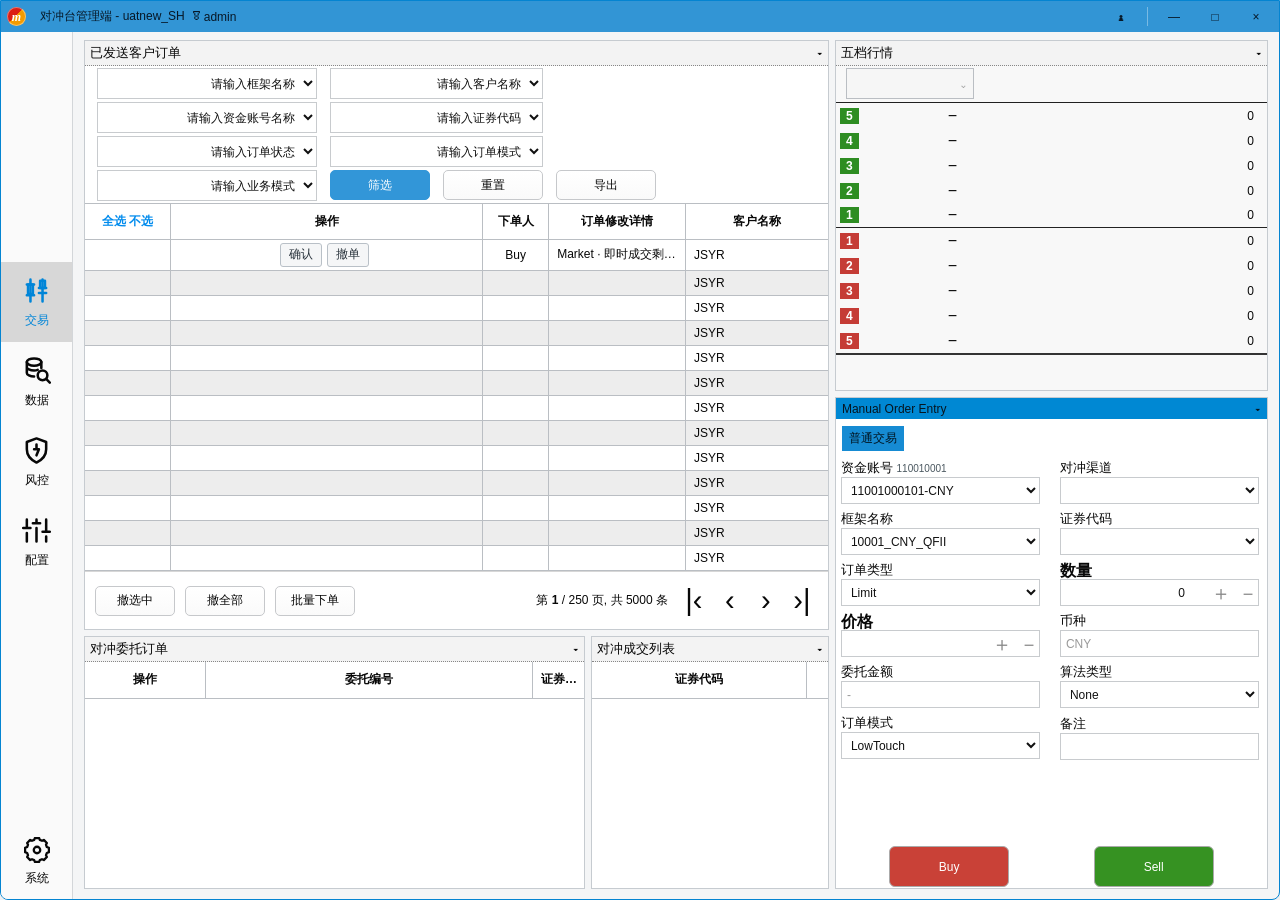
<file: index.html>
<!doctype html>
<html lang="zh-CN">
  <head>
    <meta charset="UTF-8" />
    <meta name="viewport" content="width=device-width, initial-scale=1.0" />
    <title>对冲台管理端 · 前端复刻</title>
    <link rel="stylesheet" href="styles.css?v=20260920a" />
  </head>
  <body>
    <div class="app-shell">
      <header class="titlebar">
        <div class="brand-mark">m</div>
        <span class="app-title">对冲台管理端 - uatnew_SH</span>
        <span class="user-icon" aria-hidden="true">♙</span>
        <span class="user-name">admin</span>
        <div class="titlebar-spacer"></div>
        <button class="title-icon" aria-label="主题">♟</button>
        <span class="title-divider"></span>
        <button class="window-button" aria-label="最小化">—</button>
        <button class="window-button" aria-label="最大化">□</button>
        <button class="window-button close" aria-label="关闭">×</button>
      </header>

      <div class="workspace">
        <aside class="sidebar" aria-label="主导航">
          <div class="nav-top">
            <button class="nav-item active" data-section="交易">
              <svg viewBox="0 0 24 24" aria-hidden="true"><path d="M7 3v18M4 7h6M4 16h6M17 3v18M14 10h6M14 14h6"/><rect x="5" y="7" width="4" height="8"/><rect x="15" y="4" width="4" height="6"/></svg>
              <span>交易</span>
            </button>
            <button class="nav-item" data-section="数据">
              <svg viewBox="0 0 24 24" aria-hidden="true"><ellipse cx="10" cy="5" rx="6" ry="3"/><path d="M4 5v9c0 1.6 2.7 3 6 3M16 5v5M4 9c0 1.6 2.7 3 6 3 1.1 0 2.2-.2 3-.5"/><circle cx="17" cy="16" r="4"/><path d="m20 19 3 3"/></svg>
              <span>数据</span>
            </button>
            <button class="nav-item" data-section="风控">
              <svg viewBox="0 0 24 24" aria-hidden="true"><path d="M12 2 4 5v6c0 5.3 3.4 8.8 8 11 4.6-2.2 8-5.7 8-11V5l-8-3Z"/><path d="M12 7v4M10 11h4l-2 5"/></svg>
              <span>风控</span>
            </button>
            <button class="nav-item" data-section="配置">
              <svg viewBox="0 0 24 24" aria-hidden="true"><path d="M4 3v7M4 14v7M12 3v3M12 10v11M20 3v10M20 17v4M1 10h6M9 6h6M17 13h6"/></svg>
              <span>配置</span>
            </button>
          </div>
          <button class="nav-item system" data-section="系统">
            <svg viewBox="0 0 24 24" aria-hidden="true"><path d="M9.4 2.7 10 1h4l.6 1.7 2 .8 1.7-.8 2.8 2.8-.8 1.7.8 2L23 10v4l-1.9.8-.8 2 .8 1.7-2.8 2.8-1.7-.8-2 .8L14 23h-4l-.6-1.7-2-.8-1.7.8-2.8-2.8.8-1.7-.8-2L1 14v-4l1.9-.8.8-2-.8-1.7 2.8-2.8 1.7.8 2-.8Z"/><circle cx="12" cy="12" r="3"/></svg>
            <span>系统</span>
          </button>
        </aside>

        <main class="dashboard" id="trade-workspace">
          <section class="left-column">
            <section class="panel sent-orders">
              <div class="panel-title collapsible" data-target="sent-body">
                <span>已发送客户订单</span><span class="caret">▾</span>
              </div>
              <div class="panel-body" id="sent-body">
                <form class="filter-grid" id="filter-form">
                  <label class="select-box"><select id="filter-framework"><option value="">请输入框架名称</option><option>10001_CNY_QFII</option></select></label>
                  <label class="select-box"><select id="filter-customer"><option value="">请输入客户名称</option><option>JSYR</option><option>东海资管</option></select></label>
                  <label class="select-box"><select id="filter-account"><option value="">请输入资金账号名称</option><option>11001000101-CNY</option></select></label>
                  <label class="select-box"><select id="filter-symbol"><option value="">请输入证券代码</option><option>600519</option><option>000001</option></select></label>
                  <label class="select-box"><select id="filter-status"><option value="">请输入订单状态</option><option>已报</option><option>部成</option><option>已成</option></select></label>
                  <label class="select-box"><select id="filter-mode"><option value="">请输入订单模式</option><option>HighTouch</option><option>LowTouch</option></select></label>
                  <label class="select-box"><select id="filter-business"><option value="">请输入业务模式</option><option>普通交易</option></select></label>
                  <button class="button primary" type="submit">筛选</button>
                  <button class="button" type="button" id="reset-filter">重置</button>
                  <button class="button" type="button" id="export-orders">导出</button>
                </form>

                <div class="table-wrap order-table-wrap">
                  <table class="data-table" id="customer-orders">
                    <thead>
                      <tr><th class="check-cell"><button class="link-button" id="toggle-all">全选</button> <button class="link-button" id="toggle-none">不选</button></th><th>操作</th><th>下单人</th><th>订单修改详情</th><th>客户名称</th></tr>
                    </thead>
                    <tbody id="customer-order-rows"></tbody>
                  </table>
                </div>

                <div class="toolbar">
                  <button class="button compact" id="cancel-selected">撤选中</button>
                  <button class="button compact" id="cancel-all">撤全部</button>
                  <button class="button compact" id="batch-order">批量下单</button>
                  <span class="toolbar-spacer"></span>
                  <span>第 <strong id="page-current">1</strong> / 250 页, 共 5000 条</span>
                  <div class="pagination" aria-label="分页">
                    <button data-page="first">|‹</button><button data-page="prev">‹</button><button data-page="next">›</button><button data-page="last">›|</button>
                  </div>
                </div>
              </div>
            </section>

            <div class="bottom-grid">
              <section class="panel">
                <div class="panel-title collapsible" data-target="entrust-body"><span>对冲委托订单</span><span class="caret">▾</span></div>
                <div class="table-wrap fill" id="entrust-body">
                  <table class="data-table dense-table entrust-table"><thead><tr><th>操作</th><th>委托编号</th><th>证券代码</th><th>证券名称</th><th>订单类型</th><th class="licensed-market-type">委托策略</th><th>买卖方向</th></tr></thead><tbody id="entrust-rows"></tbody></table>
                </div>
              </section>
              <section class="panel">
                <div class="panel-title collapsible" data-target="fills-body"><span>对冲成交列表</span><span class="caret">▾</span></div>
                <div class="table-wrap fill" id="fills-body">
                  <table class="data-table dense-table"><thead><tr><th>证券代码</th><th>成交编号</th><th>成交价格</th></tr></thead><tbody id="fill-rows"></tbody></table>
                </div>
              </section>
            </div>
          </section>

          <section class="right-column">
            <section class="panel market-panel">
              <div class="panel-title collapsible" data-target="market-body"><span>五档行情</span><span class="caret">▾</span></div>
              <div class="market-body" id="market-body">
                <label class="symbol-search"><input id="market-symbol" value="" placeholder="" /><span>⌄</span></label>
                <div class="order-book" id="order-book"></div>
                <div class="market-footer"></div>
              </div>
            </section>

            <section class="panel manual-panel">
              <div class="manual-title collapsible" data-target="manual-body"><span>Manual Order Entry</span><span class="caret">▾</span></div>
              <form class="manual-body" id="manual-body">
                <span class="trade-tag">普通交易</span>
                <div class="form-grid">
                  <label class="field"><span>资金账号 <small>110010001</small></span><select id="account"><option>11001000101-CNY</option></select></label>
                  <label class="field"><span>对冲渠道</span><select id="channel"><option value=""></option><option>DMA-01</option><option>算法路由</option></select></label>
                  <label class="field"><span>框架名称</span><select id="framework"><option>10001_CNY_QFII</option><option>10002_CNY_SWAP</option></select></label>
                  <label class="field"><span>证券代码</span><select id="security"><option value=""></option><option value="600519">600519 贵州茅台</option><option value="000001">000001 平安银行</option><option value="510300">510300 沪深300ETF</option></select></label>
                  <label class="field"><span>订单类型</span><select id="order-type"><option value="limit">Limit</option><option value="market">Market</option></select></label>
                  <label class="field market-type-field hidden" id="market-type-field">
                    <span>委托策略</span>
                    <select id="market-type" disabled><option value="">请选择委托策略</option></select>
                  </label>
                  <label class="field numeric-field"><span>数量</span><div class="stepper"><input id="quantity" type="number" min="0" step="100" value="0"/><button type="button" data-step="quantity" data-dir="up">＋</button><button type="button" data-step="quantity" data-dir="down">－</button></div></label>
                  <label class="field numeric-field" id="price-field"><span id="price-label">价格</span><div class="stepper"><input id="price" type="number" min="0" step="0.01" placeholder=""/><button type="button" data-step="price" data-dir="up">＋</button><button type="button" data-step="price" data-dir="down">－</button></div></label>
                  <label class="field" id="currency-field"><span>币种</span><input value="CNY" disabled /></label>
                  <label class="field" id="amount-field"><span id="amount-label">委托金额</span><input id="amount" value="-" disabled /></label>
                  <label class="field"><span>算法类型</span><select id="algo"><option>None</option><option>TWAP</option><option>VWAP</option></select></label>
                  <label class="field"><span>订单模式</span><select id="order-mode"><option>HighTouch</option><option selected>LowTouch</option></select></label>
                  <label class="field note-field"><span>备注</span><input id="remark" /></label>
                </div>
                <div class="submit-row">
                  <button type="button" class="submit buy" data-side="Buy">Buy</button>
                  <button type="button" class="submit sell" data-side="Sell">Sell</button>
                </div>
              </form>
            </section>
          </section>
        </main>

        <main class="data-workspace hidden" id="data-workspace">
          <section class="data-query-card">
            <nav class="data-tabs" aria-label="数据模块导航">
              <button>资金管理</button><button>持仓信息</button><button>汇率管理</button><button>保证金比例</button><button>成交查询</button><button>对冲持仓</button><button>交易日</button><button class="active">订单查询</button><button>券池持仓</button><button>额度明细</button><button>融券申请查询</button>
            </nav>
            <div class="data-query-filters">
              <div class="quick-dates"><button>今天</button><button>昨天</button><button>最近7天</button><button>最近1个月</button></div>
              <label>从<input type="date" value="2026-08-21" /></label>
              <label>到<input type="date" value="2026-09-20" /></label>
              <select><option>证券代码</option></select>
              <select><option>交易对手名称</option></select>
              <select><option>业务类型</option></select>
              <select><option>订单类型</option><option>Limit</option><option>Market</option></select>
              <select><option>订单模式</option><option>HighTouch</option><option>LowTouch</option></select>
              <button class="data-filter-more">筛选其他条件</button>
              <button class="data-search">查询</button>
            </div>
            <div class="data-query-table-wrap">
              <table class="data-query-table">
                <thead><tr><th>序列</th><th>日期</th><th>委托时间</th><th>委托编号</th><th>客户名称</th><th>交易对手名称</th><th>资金账号名称</th><th>证券代码</th><th>证券名称</th><th>交易市场</th><th>订单方向</th><th>委托价格</th><th>委托数量</th><th>订单类型</th><th>委托策略</th><th>保护限价</th><th>订单模式</th><th>订单状态</th><th>业务类型</th><th>下单人</th><th>备注</th><th>反馈信息</th><th>订单信息</th></tr></thead>
                <tbody>
                  <tr><td>1</td><td>20260918</td><td>19:40:12</td><td>4076065867362357110</td><td>JSYR</td><td>167117</td><td>11001000101-CNY</td><td><b class="market-code">SH</b> 600519</td><td>贵州茅台</td><td>沪深</td><td class="buy-text">Buy</td><td>市价</td><td>300</td><td><span class="order-pill">Market</span></td><td>最优5档即时成交剩余撤销</td><td>1,730.00</td><td>HighTouch</td><td>已报</td><td>普通交易</td><td>admin</td><td></td><td></td><td></td></tr>
                  <tr><td>2</td><td>20260918</td><td>19:28:54</td><td>3447051908951328597</td><td>JSYR</td><td>167117</td><td>11001000101-CNY</td><td><b class="market-code sz">SZ</b> 000001</td><td>平安银行</td><td>沪深</td><td class="sell-text">Sell</td><td>市价</td><td>600</td><td><span class="order-pill">Market</span></td><td>即时成交剩余撤销</td><td></td><td>LowTouch</td><td>已成</td><td>普通交易</td><td>admin</td><td></td><td></td><td></td></tr>
                  <tr><td>3</td><td>20260918</td><td>19:15:03</td><td>4803841040056274240</td><td>9099</td><td>99990109</td><td>99990109购买力账号</td><td><b class="market-code">SH</b> 600009</td><td>上海机场</td><td>沪深</td><td class="buy-text">Buy</td><td>22.85</td><td>10,000</td><td><span class="order-pill">Limit</span></td><td></td><td></td><td>LowTouch</td><td>已成</td><td>普通交易</td><td>admin</td><td></td><td></td><td></td></tr>
                  <tr><td>4</td><td>20260918</td><td>18:05:16</td><td>3204550658652655493</td><td>9099</td><td>99990109</td><td>99990109购买力账号</td><td><b class="market-code">SH</b> 600099</td><td>林海股份</td><td>沪深</td><td class="sell-text">Sell</td><td>9.92</td><td>18,000</td><td><span class="order-pill">Limit</span></td><td></td><td></td><td>LowTouch</td><td>已成</td><td>普通交易</td><td>admin</td><td></td><td></td><td></td></tr>
                  <tr><td>5</td><td>20260918</td><td>17:59:00</td><td>5241393609372812044</td><td>JSYR</td><td>167117</td><td>11001000101-CNY</td><td><b class="market-code bj">BJ</b> 430047</td><td>诺思兰德</td><td>北交所</td><td class="buy-text">Buy</td><td>市价</td><td>800</td><td><span class="order-pill">Market</span></td><td>对手方最优价格</td><td>18.60</td><td>HighTouch</td><td>待报</td><td>普通交易</td><td>admin</td><td></td><td></td><td></td></tr>
                </tbody>
              </table>
            </div>
            <footer class="data-query-footer">
              <div>汇总方式：<label><input type="radio" name="speed-summary" checked /> 委托单笔</label><label><input type="radio" name="speed-summary" /> 证券代码+订单方向</label><label><input type="radio" name="speed-summary" /> 证券代码+订单方向+业务类型</label><label><input type="radio" name="speed-summary" /> 证券代码+订单方向+日期</label></div>
              <strong>合计：</strong><span>委托数量：29,700　成交数量：28,900　成交金额：752,877,149.68 CNY</span>
            </footer>
          </section>
        </main>
      </div>
    </div>
    <div class="toast" id="toast" role="status"></div>

    <div class="confirm-backdrop hidden" id="order-confirm-backdrop" aria-hidden="true">
      <section class="order-confirm" role="dialog" aria-modal="true" aria-labelledby="order-confirm-title">
        <header class="order-confirm-titlebar">
          <span id="order-confirm-title">下单确认</span>
          <button type="button" id="close-order-confirm" aria-label="关闭">×</button>
        </header>
        <div class="order-confirm-body">
          <div class="market-risk hidden" id="market-risk"></div>
          <p class="confirm-intro">您要下单的信息为：</p>
          <dl class="confirm-details" id="confirm-details"></dl>
          <p class="confirm-question">您确定要下单吗？</p>
        </div>
        <footer class="order-confirm-actions">
          <button type="button" class="confirm-primary" id="confirm-order">确定</button>
          <button type="button" id="cancel-order-confirm">取消</button>
        </footer>
      </section>
    </div>

    <div class="batch-backdrop hidden" id="batch-backdrop" role="presentation">
      <section class="batch-dialog" role="dialog" aria-modal="true" aria-labelledby="batch-title">
        <header class="batch-header">
          <h2 id="batch-title">批量下单</h2>
          <button type="button" id="batch-close" aria-label="关闭">×</button>
        </header>
        <div class="batch-body">
          <div class="batch-file-row">
            <a class="template-download" href="normal/assets/批量下单模板-委托策略-新版.xlsx" download>下载模板</a>
            <label class="file-picker">选择文件<input id="batch-file" type="file" accept=".xlsx" /></label>
            <span id="batch-file-name">未选择文件</span>
          </div>
          <div class="batch-preview hidden" id="batch-preview">
            <div class="batch-summary"><strong>3</strong> 笔订单待导入</div>
            <div class="batch-preview-table-wrap">
              <table class="batch-preview-table">
                <thead><tr><th>行号</th><th>资金账号</th><th>订单类型</th><th>证券代码</th><th class="licensed-market-type">委托策略</th><th>买卖方向</th><th>委托价格</th><th>保护限价</th><th>委托数量</th><th>订单模式</th><th>校验结果</th></tr></thead>
                <tbody id="batch-preview-body"></tbody>
              </table>
            </div>
          </div>
        </div>
        <footer class="batch-actions">
          <button type="button" id="batch-cancel">取消</button>
          <button type="button" class="primary-blue" id="batch-import" disabled>确认导入</button>
        </footer>
      </section>
    </div>

    <div class="ht-backdrop hidden" id="ht-order-backdrop" role="presentation">
      <section class="ht-order-dialog" role="dialog" aria-modal="true" aria-labelledby="ht-order-title">
        <header class="dialog-header">
          <h2 id="ht-order-title">订单确认</h2>
          <button type="button" data-close="ht-order-backdrop" aria-label="关闭">×</button>
        </header>
        <div class="ht-order-body">
          <h3>交易要素</h3>
          <dl class="ht-order-details">
            <div><dt>资金账号</dt><dd>11001000101-CNY</dd></div>
            <div><dt>对冲渠道</dt><dd>QFII</dd></div>
            <div><dt>订单类型</dt><dd>Market</dd></div>
            <div class="licensed-market-type"><dt>委托策略</dt><dd>即时成交剩余撤销</dd></div>
            <div><dt>框架名称</dt><dd>10001_CNY_QFII</dd></div>
            <div><dt>币种</dt><dd>CNY</dd></div>
            <div><dt>证券代码</dt><dd>000001</dd></div>
            <div><dt>数量</dt><dd>600</dd></div>
            <div><dt>订单方向</dt><dd class="buy-text">Buy</dd></div>
            <div><dt>算法类型</dt><dd>None</dd></div>
            <div><dt>订单模式</dt><dd>HighTouch</dd></div>
            <div><dt>备注</dt><dd></dd></div>
          </dl>
        </div>
        <footer class="dialog-actions three-actions">
          <button type="button" class="danger" id="ht-reject">拒绝</button>
          <button type="button" class="primary" id="ht-submit">确定</button>
          <button type="button" data-close="ht-order-backdrop">取消</button>
        </footer>
      </section>
    </div>

    <div class="ht-backdrop hidden" id="split-backdrop" role="presentation">
      <section class="split-dialog" role="dialog" aria-modal="true" aria-labelledby="split-title">
        <header class="dialog-header">
          <h2 id="split-title">拆单信息录入</h2>
          <button type="button" data-close="split-backdrop" aria-label="关闭">×</button>
        </header>
        <div class="split-context">框架名称：10001_CNY_QFII　客户名称：JSYR　资金账号：11001000101-CNY　证券代码：000001　证券类型：STOCK　币种：CNY　方向：Buy　价格：市价</div>
        <div class="split-body">
          <section class="split-section">
            <header><h3>拆单明细</h3><button type="button" class="primary" id="split-add">新增</button></header>
            <div class="split-table-wrap">
              <table class="split-table">
                <thead><tr><th>证券代码</th><th>订单类型</th><th class="licensed-market-type">委托策略</th><th>证券类型</th><th>币种</th><th>方向</th><th>状态</th><th>价格</th><th>保护限价</th><th>数量</th><th>对冲渠道</th><th>渠道可用持仓</th><th>订单模式</th><th>算法参数</th><th>备注</th><th>操作</th></tr></thead>
                <tbody id="split-detail-body"></tbody>
              </table>
            </div>
          </section>
          <section class="split-section">
            <header><h3>对冲持仓</h3></header>
            <div class="split-table-wrap">
              <table class="split-table hedge-table">
                <thead><tr><th>证券代码</th><th>持仓类型</th><th>对冲渠道</th><th>对冲资金账号</th><th>期初数量</th><th>日间开仓数量</th><th>日间平仓数量</th><th>可用持仓数量</th><th>当前持仓数量</th></tr></thead>
                <tbody><tr><td>000001</td><td>多头</td><td>QFII</td><td>TESTCMHK</td><td>2700</td><td>0</td><td>0</td><td>2700</td><td>2700</td></tr></tbody>
              </table>
            </div>
          </section>
        </div>
        <footer class="dialog-actions">
          <button type="button" class="primary" id="split-confirm">确认</button>
          <button type="button" data-close="split-backdrop">取消</button>
        </footer>
      </section>
    </div>

    <div class="ht-backdrop nested hidden" id="split-add-backdrop" role="presentation">
      <section class="split-add-dialog" role="dialog" aria-modal="true" aria-labelledby="split-add-title">
        <header class="dialog-header">
          <h2 id="split-add-title">新增拆单</h2>
          <button type="button" data-close="split-add-backdrop" aria-label="关闭">×</button>
        </header>
        <div class="split-add-body">
          <h3>交易要素</h3>
          <div class="split-add-form">
            <label><span>资金账号</span><input value="11001000101-CNY" disabled /></label>
            <label><span>对冲渠道</span><select><option>QFII</option></select></label>
            <label><span>订单类型</span><select id="split-order-type"><option value="market">Market</option><option value="limit">Limit</option></select></label>
            <label id="split-market-type-row" class="licensed-market-type"><span>委托策略</span><select><option>即时成交剩余撤销</option><option>最优五档即时成交剩余撤销</option><option>对手方最优价格</option><option>本方最优价格</option><option>全额成交或撤销</option></select></label>
            <label><span>框架名称</span><input value="10001_CNY_QFII" disabled /></label>
            <label><span>币种</span><input value="CNY" disabled /></label>
            <label><span>证券代码</span><input value="000001" disabled /></label>
            <label><span>数量</span><input id="split-quantity" type="number" min="1" value="600" /></label>
            <label id="split-price-row" class="hidden"><span>价格</span><input id="split-price" type="number" min="0" step="0.01" /></label>
            <label><span>订单方向</span><input value="Buy" disabled /></label>
            <label><span>算法类型</span><select><option>None</option></select></label>
            <label><span>订单模式</span><select><option>HighTouch</option></select></label>
            <label><span>备注</span><input /></label>
          </div>
        </div>
        <footer class="dialog-actions">
          <button type="button" class="primary" id="split-add-confirm">确定</button>
          <button type="button" data-close="split-add-backdrop">取消</button>
        </footer>
      </section>
    </div>

    <script src="app.js?v=20260920a"></script>
  </body>
</html>
</file>
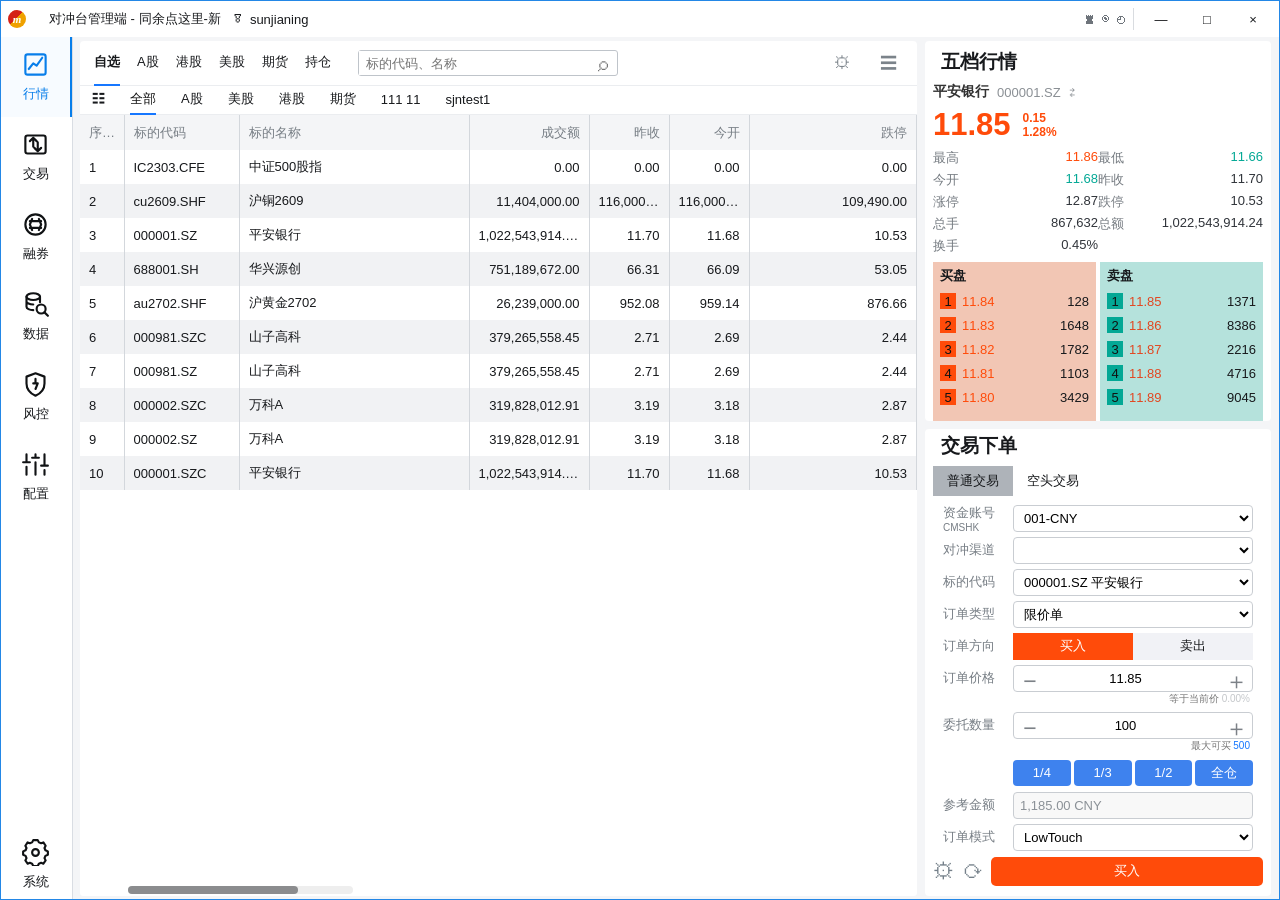
<file: normal/index.html>
<!doctype html>
<html lang="zh-CN">
  <head>
    <meta charset="UTF-8" />
    <meta name="viewport" content="width=device-width, initial-scale=1.0" />
    <title>对冲台管理端 · 普通版</title>
    <link rel="stylesheet" href="styles.css?v=20260920a" />
  </head>
  <body>
    <div class="app-shell">
      <header class="titlebar">
        <span class="brand-mark">m</span>
        <span class="app-title">对冲台管理端 - 同余点这里-新</span>
        <span class="user-icon" aria-hidden="true">♙</span>
        <span class="user-name">sunjianing</span>
        <span class="title-spacer"></span>
        <span class="status-icon" aria-hidden="true">♜</span>
        <span class="status-icon" aria-hidden="true">◉</span>
        <span class="status-icon" aria-hidden="true">◴</span>
        <span class="title-divider"></span>
        <button class="window-button" aria-label="最小化">—</button>
        <button class="window-button" aria-label="最大化">□</button>
        <button class="window-button close" aria-label="关闭">×</button>
      </header>

      <div class="workspace">
        <aside class="sidebar" aria-label="主导航">
          <div class="nav-stack">
            <button class="nav-item active" data-section="行情">
              <svg viewBox="0 0 24 24" aria-hidden="true"><rect x="3" y="3" width="18" height="18" rx="2"/><path d="m6 16 4-5 3 2 5-7"/></svg>
              <span>行情</span>
            </button>
            <button class="nav-item" data-section="交易">
              <svg viewBox="0 0 24 24" aria-hidden="true"><rect x="3" y="4" width="18" height="16" rx="2"/><path d="m7 9 3-3 3 3M10 6v8M17 15l-3 3-3-3M14 18v-8"/></svg>
              <span>交易</span>
            </button>
            <button class="nav-item" data-section="融券">
              <svg viewBox="0 0 24 24" aria-hidden="true"><circle cx="12" cy="12" r="9"/><path d="M7 9h10M7 15h10M9 7l-2 5 2 5M15 7l2 5-2 5"/></svg>
              <span>融券</span>
            </button>
            <button class="nav-item" data-section="数据">
              <svg viewBox="0 0 24 24" aria-hidden="true"><ellipse cx="10" cy="5" rx="6" ry="3"/><path d="M4 5v9c0 1.7 2.7 3 6 3M16 5v5M4 9c0 1.7 2.7 3 6 3"/><circle cx="17" cy="16" r="4"/><path d="m20 19 3 3"/></svg>
              <span>数据</span>
            </button>
            <button class="nav-item" data-section="风控">
              <svg viewBox="0 0 24 24" aria-hidden="true"><path d="M12 2 4 5v6c0 5 3.4 8.8 8 11 4.6-2.2 8-6 8-11V5l-8-3Z"/><path d="M12 7v4M10 11h4l-2 5"/></svg>
              <span>风控</span>
            </button>
            <button class="nav-item" data-section="配置">
              <svg viewBox="0 0 24 24" aria-hidden="true"><path d="M4 3v7M4 14v7M12 3v3M12 10v11M20 3v10M20 17v4M1 10h6M9 6h6M17 13h6"/></svg>
              <span>配置</span>
            </button>
          </div>
          <button class="nav-item system" data-section="系统">
            <svg viewBox="0 0 24 24" aria-hidden="true"><path d="M9 3 10 1h4l1 2 2 .8 2-.8 2 3-1 2 .8 2L23 11v3l-2.2 1-.8 2 1 2-2 3-2-.8-2 .8-1 2h-4l-1-2-2-.8-2 .8-2-3 1-2-.8-2L1 14v-3l2.2-1 .8-2-1-2 2-3 2 .8L9 3Z"/><circle cx="12" cy="12" r="3"/></svg>
            <span>系统</span>
          </button>
        </aside>

        <main class="terminal" id="market-terminal">
          <section class="market-list">
            <div class="top-tabs">
              <button class="top-tab active">自选</button>
              <button class="top-tab">A股</button>
              <button class="top-tab">港股</button>
              <button class="top-tab">美股</button>
              <button class="top-tab">期货</button>
              <button class="top-tab">持仓</button>
              <label class="search-box">
                <input placeholder="标的代码、名称" />
                <span aria-hidden="true">⌕</span>
              </label>
              <span class="tab-spacer"></span>
              <button class="tool-button" aria-label="设置">⚙</button>
              <button class="tool-button" aria-label="更多">☰</button>
            </div>
            <div class="group-tabs">
              <button aria-label="列表">☷</button>
              <button class="active">全部</button>
              <button>A股</button>
              <button>美股</button>
              <button>港股</button>
              <button>期货</button>
              <button>111 11</button>
              <button>sjntest1</button>
            </div>
            <div class="quotes-table-wrap">
              <table class="quotes-table">
                <thead>
                  <tr><th>序列</th><th>标的代码</th><th>标的名称</th><th>成交额</th><th>昨收</th><th>今开</th><th>跌停</th></tr>
                </thead>
                <tbody id="quote-rows"></tbody>
              </table>
              <div class="scrollbar"><span></span></div>
            </div>
          </section>

          <aside class="right-panel">
            <section class="card quote-card">
              <h2>五档行情</h2>
              <div class="symbol-line"><strong id="quote-name">平安银行</strong><span id="quote-code">000001.SZ</span><span>⇄</span></div>
              <div class="headline-price"><strong id="last-price">11.85</strong><span><b>0.15</b><b>1.28%</b></span></div>
              <div class="quote-stats">
                <span>最高</span><b class="up">11.86</b><span>最低</span><b class="down">11.66</b>
                <span>今开</span><b class="down">11.68</b><span>昨收</span><b>11.70</b>
                <span>涨停</span><b>12.87</b><span>跌停</span><b>10.53</b>
                <span>总手</span><b>867,632</b><span>总额</span><b>1,022,543,914.24</b>
                <span>换手</span><b>0.45%</b>
              </div>
              <div class="depth-grid">
                <div class="depth-side buy-depth"><strong>买盘</strong><div id="buy-depth"></div></div>
                <div class="depth-side sell-depth"><strong>卖盘</strong><div id="sell-depth"></div></div>
              </div>
            </section>

            <section class="card order-card">
              <h2>交易下单</h2>
              <div class="trade-tabs"><button class="active">普通交易</button><button>空头交易</button></div>
              <form id="order-form" class="order-form">
                <label class="order-row"><span>资金账号 <small>CMSHK</small></span><select id="account"><option>001-CNY</option></select></label>
                <label class="order-row"><span>对冲渠道</span><select id="channel"><option value=""></option><option>DMA-01</option><option>算法路由</option></select></label>
                <label class="order-row"><span>标的代码</span><select id="security"><option value=""></option><option value="000001.SZ" selected>000001.SZ 平安银行</option><option value="600519.SH">600519.SH 贵州茅台</option><option value="430047.BJ">430047.BJ 诺思兰德</option></select></label>
                <label class="order-row"><span>订单类型</span><select id="order-type"><option value="limit">限价单</option><option value="market">市价单</option></select></label>
                <label class="order-row hidden" id="market-type-field"><span>委托策略</span><select id="market-type"><option value="">请选择委托策略</option></select></label>
                <div class="order-row"><span>订单方向</span><div class="side-switch"><button type="button" class="active buy-side" data-side="buy">买入</button><button type="button" data-side="sell">卖出</button></div></div>
                <label class="order-row" id="price-field"><span id="price-label">订单价格</span><div class="stepper"><button type="button" data-target="price" data-dir="down">−</button><input id="price" type="number" min="0" step="0.01" value="11.85"/><button type="button" data-target="price" data-dir="up">＋</button></div></label>
                <p class="price-caption" id="price-caption">等于当前价 <span>0.00%</span></p>
                <label class="order-row"><span>委托数量</span><div class="stepper"><button type="button" data-target="quantity" data-dir="down">−</button><input id="quantity" type="number" min="0" step="100" value="100"/><button type="button" data-target="quantity" data-dir="up">＋</button></div></label>
                <p class="quantity-caption">最大可买 <strong>500</strong></p>
                <div class="fraction-row"><span></span><div><button type="button" data-ratio=".25">1/4</button><button type="button" data-ratio=".333">1/3</button><button type="button" data-ratio=".5">1/2</button><button type="button" data-ratio="1">全仓</button></div></div>
                <label class="order-row hidden" id="amount-row"><span>参考金额</span><input id="amount" value="1,185.00 CNY" disabled /></label>
                <label class="order-row"><span>订单模式</span><select id="order-mode"><option>HighTouch</option><option selected>LowTouch</option></select></label>
                <label class="order-row note-row"><span>备注</span><input id="remark" /></label>
              </form>
              <div class="order-footer"><button class="icon-button" aria-label="设置">⚙</button><button class="icon-button" aria-label="刷新">⟳</button><button class="place-order buy" id="place-order">买入</button></div>
            </section>
          </aside>
        </main>

        <main class="orders-workspace hidden" id="orders-workspace">
          <section class="orders-card">
            <header class="orders-title">委托列表</header>
            <div class="orders-tabs">
              <button class="active">全部</button>
              <button>600315</button>
              <button aria-label="关闭页签">×</button>
              <button aria-label="新增页签">＋</button>
            </div>
            <div class="orders-filters">
              <select><option>交易对手名称</option></select>
              <select><option>资金账号名称</option></select>
              <select><option>标的代码</option></select>
              <select><option>订单模式</option><option>HighTouch</option><option>LowTouch</option></select>
              <select><option>订单状态</option></select>
              <button class="outline-blue">展开⌄</button>
              <button class="primary-blue">筛选</button>
            </div>
            <div class="orders-actions">
              <button>撤单</button>
              <button class="danger">全撤</button>
              <button class="primary-blue" id="batch-order-open">批量下单</button>
            </div>
            <div class="orders-table-wrap">
              <table class="orders-table">
                <thead>
                  <tr>
                    <th>序列</th><th>操作</th><th>订单方向</th><th>订单状态</th><th>业务类型</th><th>资金账号名称</th><th>订单类型</th><th>委托策略</th><th>标的代码</th><th>标的名称</th><th>委托价格</th><th>保护限价</th><th>委托数量</th><th>订单模式</th><th>导入结果</th>
                  </tr>
                </thead>
                <tbody id="orders-list-body">
                  <tr><td>1</td><td><button>修改</button></td><td class="sell-text">卖出</td><td>已成</td><td>普通交易</td><td>80882048购买力账号</td><td>限价单</td><td></td><td>600009</td><td>上海机场</td><td>22.85</td><td></td><td>10,000</td><td>LowTouch</td><td></td></tr>
                  <tr id="hightouch-order-row"><td>2</td><td id="hightouch-actions"><button data-ht-action="accept">确认</button><button data-ht-action="cancel">撤单</button></td><td class="buy-text">买入</td><td class="pending-status">待报</td><td>普通交易</td><td>牛定于购买力账号</td><td>市价单</td><td>即时成交剩余撤销</td><td>000001</td><td>平安银行</td><td>市价</td><td></td><td>600</td><td>HighTouch</td><td></td></tr>
                </tbody>
              </table>
            </div>
            <footer class="orders-pagination">第 1 / 2 页, 共 36 条　20条/页　‹　›</footer>
          </section>
          <div class="orders-bottom-grid">
            <section><header>对冲委托订单</header><div class="empty-table-head">序列　　操作　　　　子单编号　　　　标的代码　　　　标的名称</div></section>
            <section><header>对冲成交列表</header><div class="empty-table-head">序列　　标的代码　　　　成交编号　　　　成交价格　　　　成交数量</div></section>
            <section><header>五档行情</header><div class="orders-quote"><strong>平安银行</strong><span>000001.SZ</span><b>11.70</b></div></section>
          </div>
        </main>

        <main class="data-workspace hidden" id="data-workspace">
          <section class="data-query-card">
            <nav class="data-tabs" aria-label="数据模块导航">
              <button>资金管理</button><button>持仓信息</button><button>汇率管理</button><button>保证金比例</button><button>成交查询</button><button>对冲持仓</button><button>交易日</button><button class="active">订单查询</button><button>券池持仓</button><button>额度明细</button><button>融券申请查询</button>
            </nav>
            <div class="data-query-filters">
              <div class="quick-dates"><button>今天</button><button>昨天</button><button>最近7天</button><button>最近1个月</button></div>
              <label>从<input type="date" value="2026-08-21" /></label>
              <label>到<input type="date" value="2026-09-20" /></label>
              <select><option>标的代码</option></select>
              <select><option>交易对手名称</option></select>
              <select><option>业务类型</option></select>
              <select><option>订单类型</option><option>限价单</option><option>市价单</option></select>
              <select><option>订单模式</option><option>HighTouch</option><option>LowTouch</option></select>
              <button class="data-filter-more">筛选其他条件</button>
              <button class="data-search">查询</button>
            </div>
            <div class="data-query-table-wrap">
              <table class="data-query-table">
                <thead><tr><th>序列</th><th>日期</th><th>委托时间</th><th>委托编号</th><th>客户名称</th><th>交易对手名称</th><th>资金账号名称</th><th>标的代码</th><th>标的名称</th><th>交易市场</th><th>订单方向</th><th>委托价格</th><th>委托数量</th><th>订单类型</th><th>委托策略</th><th>保护限价</th><th>订单模式</th><th>订单状态</th><th>业务类型</th><th>下单人</th><th>订单属性</th><th>备注</th><th>反馈信息</th><th>订单信息</th></tr></thead>
                <tbody>
                  <tr><td>1</td><td>20260918</td><td>19:40:12</td><td>4076065867362357110</td><td>test167117</td><td>167117</td><td>167117-CNY</td><td><b class="market-code">SH</b> 600519</td><td>贵州茅台</td><td>沪深</td><td class="buy-text">买入</td><td>市价</td><td>300</td><td><span class="order-pill">市价单</span></td><td>最优5档即时成交剩余撤销</td><td>1,730.00</td><td>HighTouch</td><td>已报</td><td>普通交易</td><td>sunjianing</td><td>对冲委托</td><td></td><td></td><td></td></tr>
                  <tr><td>2</td><td>20260918</td><td>19:28:54</td><td>3447051908951328597</td><td>test167117</td><td>167117</td><td>167117-CNY</td><td><b class="market-code sz">SZ</b> 000001</td><td>平安银行</td><td>沪深</td><td class="sell-text">卖出</td><td>市价</td><td>600</td><td><span class="order-pill">市价单</span></td><td>即时成交剩余撤销</td><td></td><td>LowTouch</td><td>已成</td><td>普通交易</td><td>sunjianing</td><td>对冲委托</td><td></td><td></td><td></td></tr>
                  <tr><td>3</td><td>20260918</td><td>19:15:03</td><td>4803841040056274240</td><td>9099</td><td>99990109</td><td>99990109购买力账号</td><td><b class="market-code">SH</b> 600009</td><td>上海机场</td><td>沪深</td><td class="buy-text">买入</td><td>22.85</td><td>10,000</td><td><span class="order-pill">限价单</span></td><td></td><td></td><td>LowTouch</td><td>已成</td><td>普通交易</td><td>sunjianing</td><td>对冲委托</td><td></td><td></td><td></td></tr>
                  <tr><td>4</td><td>20260918</td><td>18:05:16</td><td>3204550658652655493</td><td>9099</td><td>99990109</td><td>99990109购买力账号</td><td><b class="market-code">SH</b> 600099</td><td>林海股份</td><td>沪深</td><td class="sell-text">卖出</td><td>9.92</td><td>18,000</td><td><span class="order-pill">限价单</span></td><td></td><td></td><td>LowTouch</td><td>已成</td><td>普通交易</td><td>sunjianing</td><td>对冲委托</td><td></td><td></td><td></td></tr>
                  <tr><td>5</td><td>20260918</td><td>17:59:00</td><td>5241393609372812044</td><td>History_Bond</td><td>80882048</td><td>80882048购买力账号</td><td><b class="market-code bj">BJ</b> 430047</td><td>诺思兰德</td><td>北交所</td><td class="buy-text">买入</td><td>市价</td><td>800</td><td><span class="order-pill">市价单</span></td><td>对手方最优价格</td><td>18.60</td><td>HighTouch</td><td>待报</td><td>普通交易</td><td>sunjianing</td><td>对冲委托</td><td></td><td></td><td></td></tr>
                </tbody>
              </table>
            </div>
            <footer class="data-query-footer">
              <div>汇总方式：<label><input type="radio" name="normal-summary" checked /> 委托单笔</label><label><input type="radio" name="normal-summary" /> 标的代码+订单方向</label><label><input type="radio" name="normal-summary" /> 标的代码+订单方向+业务类型</label><label><input type="radio" name="normal-summary" /> 标的代码+订单方向+日期</label></div>
              <strong>合计：</strong><span>委托数量：29,700　成交数量：28,900　成交金额：752,877,149.68 CNY</span>
            </footer>
          </section>
        </main>
      </div>
    </div>
    <div class="toast" id="toast" role="status" aria-live="polite"></div>
    <div class="confirm-backdrop hidden" id="confirm-backdrop" role="presentation">
      <section class="confirm-dialog" role="dialog" aria-modal="true" aria-labelledby="confirm-title">
        <header class="confirm-header">
          <h2 id="confirm-title">下单确认</h2>
          <button type="button" id="confirm-close" aria-label="关闭">×</button>
        </header>
        <div class="confirm-body">
          <div class="confirm-warning hidden" id="quantity-warning"></div>
          <div class="confirm-warning" id="market-warning">
            <span aria-hidden="true">△</span>
            <p>市价单成交价格存在不确定性。保护限价仅限制可接受的价格边界，实际成交价格和成交数量以柜台回报为准。</p>
          </div>
          <dl class="confirm-details">
            <div><dt>业务类型</dt><dd>普通交易</dd></div>
            <div><dt>资金账号</dt><dd id="confirm-account"></dd></div>
            <div><dt>对冲渠道</dt><dd id="confirm-channel"></dd></div>
            <div><dt>订单类型</dt><dd id="confirm-order-type"></dd></div>
            <div class="market-confirm-row"><dt>委托策略</dt><dd id="confirm-market-type"></dd></div>
            <div><dt>标的代码</dt><dd id="confirm-security"></dd></div>
            <div><dt>订单方向</dt><dd id="confirm-side" class="confirm-side"></dd></div>
            <div><dt>订单模式</dt><dd id="confirm-mode"></dd></div>
            <div><dt>备注</dt><dd id="confirm-remark"></dd></div>
          </dl>
          <div class="confirm-values" id="confirm-values"></div>
        </div>
        <footer class="confirm-actions">
          <button type="button" class="cancel" id="confirm-cancel">取消</button>
          <button type="button" class="submit buy" id="confirm-submit">买入</button>
        </footer>
      </section>
    </div>
    <div class="batch-backdrop hidden" id="batch-backdrop" role="presentation">
      <section class="batch-dialog" role="dialog" aria-modal="true" aria-labelledby="batch-title">
        <header class="batch-header">
          <h2 id="batch-title">批量下单</h2>
          <button type="button" id="batch-close" aria-label="关闭">×</button>
        </header>
        <div class="batch-body">
          <div class="batch-file-row">
            <a class="template-download" href="assets/批量下单模板-委托策略-新版.xlsx" download>下载模板</a>
            <label class="file-picker">选择文件<input id="batch-file" type="file" accept=".xlsx" /></label>
            <span id="batch-file-name">未选择文件</span>
          </div>
          <div class="batch-preview hidden" id="batch-preview">
            <div class="batch-summary"><strong>3</strong> 笔订单待导入</div>
            <div class="batch-preview-table-wrap">
              <table class="batch-preview-table">
                <thead><tr><th>行号</th><th>业务类型</th><th>资金账号名称</th><th>订单类型</th><th>标的代码</th><th>委托策略</th><th>订单方向</th><th>委托价格</th><th>保护限价</th><th>委托数量</th><th>订单模式</th><th>校验结果</th></tr></thead>
                <tbody id="batch-preview-body"></tbody>
              </table>
            </div>
          </div>
        </div>
        <footer class="batch-actions">
          <button type="button" id="batch-cancel">取消</button>
          <button type="button" class="primary-blue" id="batch-import" disabled>确认导入</button>
        </footer>
      </section>
    </div>
    <div class="ht-backdrop hidden" id="ht-order-backdrop" role="presentation">
      <section class="ht-order-dialog" role="dialog" aria-modal="true" aria-labelledby="ht-order-title">
        <header class="dark-dialog-header">
          <h2 id="ht-order-title">订单确认</h2>
          <button type="button" data-close="ht-order-backdrop" aria-label="关闭">×</button>
        </header>
        <div class="ht-order-body">
          <h3>交易要素</h3>
          <dl class="ht-order-details">
            <div><dt>资金账号</dt><dd>P2262403045</dd></div>
            <div><dt>对冲渠道</dt><dd>QFII</dd></div>
            <div><dt>订单类型</dt><dd>市价单</dd></div>
            <div><dt>委托策略</dt><dd>即时成交剩余撤销</dd></div>
            <div><dt>策略名称</dt><dd>20260819_QFII</dd></div>
            <div><dt>币种</dt><dd>CNY</dd></div>
            <div><dt>证券代码</dt><dd>000001</dd></div>
            <div><dt>数量</dt><dd>600</dd></div>
            <div><dt>订单方向</dt><dd class="buy-text">买入</dd></div>
            <div><dt>算法类型</dt><dd>None</dd></div>
            <div><dt>订单模式</dt><dd>HighTouch</dd></div>
            <div><dt>手工成交</dt><dd>否</dd></div>
            <div><dt>备注</dt><dd></dd></div>
          </dl>
        </div>
        <footer class="dark-dialog-actions three-actions">
          <button type="button" class="danger" id="ht-reject">拒绝</button>
          <button type="button" class="primary" id="ht-submit">确定</button>
          <button type="button" data-close="ht-order-backdrop">取消</button>
        </footer>
      </section>
    </div>
    <div class="ht-backdrop hidden" id="split-backdrop" role="presentation">
      <section class="split-dialog" role="dialog" aria-modal="true" aria-labelledby="split-title">
        <header class="dark-dialog-header">
          <h2 id="split-title">拆单信息录入</h2>
          <button type="button" data-close="split-backdrop" aria-label="关闭">×</button>
        </header>
        <div class="split-context">框架名称：20260819_QFII　客户名称：牛定于　资金账号名称：牛定于购买力账号　标的代码：000001　证券类型：STOCK　币种：CNY　方向：Buy　价格：市价</div>
        <div class="split-body">
          <section class="split-section split-detail-section">
            <header><h3>拆单明细</h3><button type="button" class="primary" id="split-add">新增</button></header>
            <div class="split-table-wrap">
              <table class="split-table">
                <thead><tr><th>证券代码</th><th>订单类型</th><th>委托策略</th><th>证券类型</th><th>币种</th><th>方向</th><th>状态</th><th>价格</th><th>保护限价</th><th>数量</th><th>对冲渠道</th><th>自定义渠道</th><th>渠道可用持仓</th><th>订单模式</th><th>算法参数</th><th>备注</th><th>操作</th></tr></thead>
                <tbody id="split-detail-body"></tbody>
              </table>
            </div>
          </section>
          <section class="split-section hedge-section">
            <header><h3>对冲持仓</h3></header>
            <div class="split-table-wrap">
              <table class="split-table hedge-table">
                <thead><tr><th>证券代码</th><th>持仓类型</th><th>对冲渠道</th><th>自定义渠道</th><th>对冲资金账号</th><th>期初数量</th><th>日间开仓数量</th><th>日间平仓数量</th><th>可用持仓数量</th><th>当前持仓数量</th></tr></thead>
                <tbody><tr><td>000001</td><td>多头</td><td>BBGFIX</td><td>QFII</td><td>TESTCMHK</td><td>2700</td><td>0</td><td>0</td><td>2700</td><td>2700</td></tr></tbody>
              </table>
            </div>
          </section>
        </div>
        <footer class="dark-dialog-actions">
          <button type="button" class="primary" id="split-confirm">确认</button>
          <button type="button" data-close="split-backdrop">取消</button>
        </footer>
      </section>
    </div>
    <div class="ht-backdrop nested hidden" id="split-add-backdrop" role="presentation">
      <section class="split-add-dialog" role="dialog" aria-modal="true" aria-labelledby="split-add-title">
        <header class="dark-dialog-header">
          <h2 id="split-add-title">新增拆单</h2>
          <button type="button" data-close="split-add-backdrop" aria-label="关闭">×</button>
        </header>
        <div class="split-add-body">
          <h3>交易要素</h3>
          <div class="split-add-form">
            <label><span>资金账号</span><input value="牛定于购买力账号" disabled /></label>
            <label><span>对冲渠道</span><select><option>QFII</option></select></label>
            <label><span>订单类型</span><select id="split-order-type"><option value="market">市价单</option><option value="limit">限价单</option></select></label>
            <label id="split-market-type-row"><span>委托策略</span><select><option>即时成交剩余撤销</option><option>最优五档即时成交剩余撤销</option><option>对手方最优价格</option><option>本方最优价格</option><option>全额成交或撤销</option></select></label>
            <label><span>策略名称</span><input value="20260819_QFII" disabled /></label>
            <label><span>币种</span><input value="CNY" disabled /></label>
            <label><span>证券代码</span><input value="000001" disabled /></label>
            <label><span>数量</span><input id="split-quantity" type="number" min="1" value="600" /></label>
            <label id="split-price-row" class="hidden"><span>价格</span><input id="split-price" type="number" min="0" step="0.01" /></label>
            <label><span>订单方向</span><input value="买入" disabled /></label>
            <label><span>算法类型</span><select><option>None</option></select></label>
            <label><span>订单模式</span><select><option>HighTouch</option></select></label>
            <label><span>手工成交</span><input class="check-input" type="checkbox" /></label>
            <label><span>备注</span><input /></label>
          </div>
        </div>
        <footer class="dark-dialog-actions">
          <button type="button" class="primary" id="split-add-confirm">确定</button>
          <button type="button" data-close="split-add-backdrop">取消</button>
        </footer>
      </section>
    </div>
    <script src="app.js?v=20260920a"></script>
  </body>
</html>
</file>
<file: styles.css>
:root {
  --blue: #168ad2;
  --blue-dark: #0579bd;
  --line: #babec3;
  --line-soft: #d7d9dc;
  --panel-bg: #f7f7f7;
  --row-alt: #ededed;
  --text: #080808;
  --muted: #a5a5a5;
  --red: #c94137;
  --green: #369222;
}

* { box-sizing: border-box; }
.hidden { display: none !important; }

html, body { width: 100%; height: 100%; margin: 0; }

body {
  min-width: 1120px;
  min-height: 720px;
  overflow: hidden;
  background: #edf0f3;
  color: var(--text);
  font-family: "Microsoft YaHei UI", "Microsoft YaHei", Arial, sans-serif;
  font-size: 12px;
}

button, input, select { font: inherit; }
button { color: inherit; }

.app-shell {
  width: 100vw;
  height: 100vh;
  overflow: hidden;
  border: 1px solid #0484d1;
  border-radius: 0 0 8px 8px;
  background: #f4f5f6;
}

.titlebar {
  height: 31px;
  display: flex;
  align-items: center;
  gap: 7px;
  padding: 0 6px;
  background: #3295d5;
  color: #071827;
  user-select: none;
}

.brand-mark {
  width: 19px;
  height: 19px;
  display: grid;
  place-items: center;
  border-radius: 50%;
  background: linear-gradient(135deg, #dc1d13 0 46%, #f39b00 47% 100%);
  color: #fff;
  font: italic 700 12px/1 Georgia, serif;
  box-shadow: inset 0 0 0 1px rgb(255 255 255 / 40%);
}

.app-title { margin-left: 7px; }
.user-icon { font-size: 18px; transform: rotate(180deg); }
.user-name { margin-left: -4px; }
.titlebar-spacer { flex: 1; }
.title-divider { width: 1px; height: 19px; background: rgb(255 255 255 / 35%); margin: 0 2px; }
.title-icon, .window-button {
  width: 34px; height: 30px; padding: 0; border: 0; background: transparent; cursor: pointer;
}
.window-button:hover, .title-icon:hover { background: rgb(255 255 255 / 18%); }
.window-button.close:hover { color: #fff; background: #d94136; }

.workspace { height: calc(100vh - 32px); display: flex; }

.sidebar {
  width: 72px;
  flex: 0 0 72px;
  display: flex;
  flex-direction: column;
  justify-content: space-between;
  padding: 230px 0 6px;
  border-right: 1px solid #d3d6d9;
  background: #fafafa;
}

.nav-top { display: flex; flex-direction: column; }
.nav-item {
  width: 71px;
  height: 80px;
  display: flex;
  flex-direction: column;
  align-items: center;
  justify-content: center;
  gap: 7px;
  padding: 0;
  border: 0;
  background: transparent;
  cursor: pointer;
}
.nav-item svg { width: 29px; height: 29px; fill: none; stroke: #070707; stroke-width: 2.1; stroke-linecap: round; stroke-linejoin: round; }
.nav-item.active { color: #0085d8; background: #d7d7d7; }
.nav-item.active svg { stroke: #0085d8; }
.nav-item:hover:not(.active) { background: #eceeef; }
.nav-item.system { height: 64px; }
.nav-item.system svg { width: 26px; height: 26px; }

.dashboard {
  flex: 1;
  min-width: 0;
  display: grid;
  grid-template-columns: minmax(650px, 1.72fr) minmax(390px, 1fr);
  gap: 6px;
  padding: 8px 11px 11px;
  overflow: hidden;
}

.data-workspace {
  flex: 1;
  min-width: 0;
  min-height: 0;
  padding: 7px 10px 10px;
  overflow: hidden;
  background: #f2f4f6;
}
.data-query-card {
  width: 100%;
  height: 100%;
  min-width: 0;
  min-height: 0;
  display: flex;
  flex-direction: column;
  overflow: hidden;
  border: 1px solid #d5d9dd;
  border-radius: 5px;
  background: #fff;
}
.data-tabs {
  height: 36px;
  flex: 0 0 36px;
  display: flex;
  align-items: flex-end;
  gap: 15px;
  padding: 0 14px;
  border-bottom: 1px solid #cfd4d9;
  white-space: nowrap;
}
.data-tabs button {
  height: 31px;
  padding: 0 15px;
  border: 1px solid transparent;
  border-bottom: 0;
  background: transparent;
  cursor: pointer;
}
.data-tabs button.active {
  border-color: #c4cbd2;
  border-radius: 3px 3px 0 0;
  background: #f4f6f8;
}
.data-query-filters {
  min-height: 48px;
  flex: 0 0 auto;
  display: flex;
  flex-wrap: wrap;
  align-items: center;
  gap: 6px;
  padding: 7px 14px;
  border-bottom: 1px solid #d8dce0;
}
.quick-dates { display: flex; }
.quick-dates button,
.data-query-filters > button {
  height: 28px;
  padding: 0 12px;
  border: 1px solid #c7ccd1;
  background: #fff;
  cursor: pointer;
}
.quick-dates button + button { border-left: 0; }
.data-query-filters label { display: flex; align-items: center; gap: 4px; white-space: nowrap; }
.data-query-filters input { width: 132px; height: 28px; }
.data-query-filters select { width: 160px; height: 28px; color: #7b8289; }
.data-query-filters .data-filter-more,
.data-query-filters .data-search { border-color: #4089ee; color: #fff; background: #4089ee; }
.data-query-table-wrap { min-height: 0; flex: 1; overflow: auto; }
.data-query-table { min-width: 2860px; width: 100%; border-collapse: collapse; table-layout: fixed; }
.data-query-table th,
.data-query-table td {
  height: 34px;
  padding: 0 8px;
  overflow: hidden;
  border-right: 1px solid #d2d7dc;
  border-bottom: 1px solid #e1e4e7;
  white-space: nowrap;
  text-overflow: ellipsis;
  text-align: left;
  font-weight: 400;
}
.data-query-table th { color: #68717a; background: #f1f3f6; text-align: center; }
.data-query-table tbody tr:nth-child(even) { background: #f1f2f4; }
.data-query-table tbody tr:hover { background: #e4f0ff; }
.data-query-table th:nth-child(1), .data-query-table td:nth-child(1) { width: 55px; }
.data-query-table th:nth-child(2), .data-query-table td:nth-child(2) { width: 100px; }
.data-query-table th:nth-child(3), .data-query-table td:nth-child(3) { width: 105px; }
.data-query-table th:nth-child(4), .data-query-table td:nth-child(4) { width: 185px; }
.data-query-table th:nth-child(5), .data-query-table td:nth-child(5) { width: 115px; }
.data-query-table th:nth-child(6), .data-query-table td:nth-child(6) { width: 125px; }
.data-query-table th:nth-child(7), .data-query-table td:nth-child(7) { width: 175px; }
.data-query-table th:nth-child(8), .data-query-table td:nth-child(8) { width: 115px; }
.data-query-table th:nth-child(9), .data-query-table td:nth-child(9) { width: 125px; }
.data-query-table th:nth-child(10), .data-query-table td:nth-child(10) { width: 90px; }
.data-query-table th:nth-child(11), .data-query-table td:nth-child(11) { width: 90px; }
.data-query-table th:nth-child(12), .data-query-table td:nth-child(12) { width: 100px; text-align: right; }
.data-query-table th:nth-child(13), .data-query-table td:nth-child(13) { width: 105px; text-align: right; }
.data-query-table th:nth-child(14), .data-query-table td:nth-child(14) { width: 105px; }
.data-query-table th:nth-child(15), .data-query-table td:nth-child(15) { width: 230px; }
.data-query-table th:nth-child(16), .data-query-table td:nth-child(16) { width: 110px; text-align: right; }
.data-query-table th:nth-child(17), .data-query-table td:nth-child(17) { width: 105px; }
.data-query-table th:nth-child(n+18), .data-query-table td:nth-child(n+18) { width: 110px; }
.data-query-table .buy-text { color: #ff541e; }
.data-query-table .sell-text { color: #00a990; }
.market-code { margin-right: 7px; color: #02aacf; font-weight: 400; }
.market-code.sz { color: #ff5b24; }
.market-code.bj { color: #7a59c8; }
.order-pill { display: inline-block; padding: 2px 7px; border-radius: 3px; background: #a9aaac; }
.data-query-footer {
  min-height: 68px;
  flex: 0 0 68px;
  display: flex;
  flex-wrap: wrap;
  align-content: center;
  gap: 10px 15px;
  padding: 6px 14px;
  border-top: 1px solid #d7dbe0;
}
.data-query-footer > div { width: 100%; }
.data-query-footer label { margin-right: 12px; }
.data-query-footer input { width: auto; height: auto; vertical-align: middle; }

.left-column, .right-column { min-height: 0; display: flex; flex-direction: column; gap: 6px; }
.sent-orders { flex: 1 1 70%; min-height: 420px; }
.bottom-grid { flex: 0 1 30%; min-height: 215px; display: grid; grid-template-columns: 2.1fr 1fr; gap: 6px; }
.right-column .market-panel { flex: 0 0 351px; }
.right-column .manual-panel { flex: 1; min-height: 400px; }

.panel {
  min-height: 0;
  display: flex;
  flex-direction: column;
  overflow: hidden;
  border: 1px solid #c6cbd0;
  background: #fff;
}

.panel-title {
  height: 25px;
  flex: 0 0 25px;
  display: flex;
  align-items: center;
  justify-content: space-between;
  padding: 0 5px;
  border-bottom: 1px dotted #878787;
  background: #f3f3f3;
  font-size: 13px;
}
.collapsible { cursor: pointer; user-select: none; }
.caret { font-size: 11px; }
.panel-body { min-height: 0; flex: 1; display: flex; flex-direction: column; }
.collapsed { display: none !important; }

.filter-grid {
  flex: 0 0 135px;
  display: grid;
  grid-template-columns: 220px repeat(3, 100px);
  grid-auto-rows: 31px;
  gap: 3px 13px;
  align-content: center;
  padding: 2px 12px;
  border-bottom: 1px solid var(--line);
}
.filter-grid .select-box:nth-of-type(1) { grid-column: 1; grid-row: 1; }
.filter-grid .select-box:nth-of-type(2) { grid-column: 2 / 4; grid-row: 1; }
.filter-grid .select-box:nth-of-type(3) { grid-column: 1; grid-row: 2; }
.filter-grid .select-box:nth-of-type(4) { grid-column: 2 / 4; grid-row: 2; }
.filter-grid .select-box:nth-of-type(5) { grid-column: 1; grid-row: 3; }
.filter-grid .select-box:nth-of-type(6) { grid-column: 2 / 4; grid-row: 3; }
.filter-grid .select-box:nth-of-type(7) { grid-column: 1; grid-row: 4; }
.filter-grid .button.primary { grid-column: 2; grid-row: 4; }
.filter-grid #reset-filter { grid-column: 3; grid-row: 4; }
.filter-grid #export-orders { grid-column: 4; grid-row: 4; }
.filter-grid .button { align-self: stretch; }

select, input {
  width: 100%;
  height: 27px;
  border: 1px solid #c8cbce;
  border-radius: 0;
  outline: 0;
  background: #fff;
  color: #111;
  padding: 2px 5px;
}
select:focus, input:focus { border-color: var(--blue); box-shadow: 0 0 0 1px rgb(22 138 210 / 12%); }
#security.field-error,
#security.field-error:focus { border-color: #d83a34; box-shadow: 0 0 0 1px rgb(216 58 52 / 24%); }
.filter-grid select { height: 31px; color: var(--muted); text-align: right; }
.filter-grid select:valid { color: #111; }

.button {
  min-width: 82px;
  height: 30px;
  border: 1px solid #c6c8cb;
  border-radius: 5px;
  background: linear-gradient(#fff, #fafafa);
  cursor: pointer;
}
.button:hover { border-color: #8ebedf; background: #f3f9fd; }
.button:active { transform: translateY(1px); }
.button.primary { color: #fff; border-color: #3296d8; background: #3296d8; }
.button.compact { min-width: 80px; height: 30px; }

.table-wrap { min-height: 0; overflow: auto; background: #fff; }
.table-wrap.fill { flex: 1; }
.order-table-wrap { flex: 1; }
.data-table { width: 100%; border-collapse: collapse; table-layout: fixed; }
.data-table th, .data-table td {
  height: 25px;
  padding: 3px 8px;
  overflow: hidden;
  white-space: nowrap;
  text-overflow: ellipsis;
  border-right: 1px solid var(--line);
  border-bottom: 1px solid var(--line);
  text-align: center;
  font-weight: 400;
}
.data-table th { height: 35px; background: #fff; font-weight: 600; }
.data-table tbody tr:nth-child(even) { background: var(--row-alt); }
.data-table tbody tr.selected { background: #dceefd; }
.data-table tbody tr:hover { background: #e7f4fc; }
.data-table th:last-child, .data-table td:last-child { border-right: 0; }
.data-table .check-cell { width: 75px; }
.data-table th:nth-child(2) { width: 42%; }
.data-table th:nth-child(3) { width: 58px; }
.data-table th:nth-child(4) { width: 120px; }
.data-table th:nth-child(5) { width: 125px; }
.data-table td.customer-name { text-align: left; }
.link-button { padding: 0; border: 0; color: #008bed; background: transparent; cursor: pointer; }
.row-action { height: 24px; margin-right: 5px; padding: 0 8px; border: 1px solid #b9c0c7; border-radius: 3px; color: #27313a; background: #f5f6f7; cursor: pointer; }
.row-action:hover { border-color: #4b96ce; background: #eef7fd; }
.row-check { position: absolute; width: 1px; height: 1px; opacity: 0; pointer-events: none; }

.toolbar {
  height: 58px;
  flex: 0 0 58px;
  display: flex;
  align-items: center;
  gap: 10px;
  padding: 8px 10px;
  border-top: 1px solid #d7d7d7;
}
.toolbar-spacer { flex: 1; }
.pagination { display: flex; gap: 4px; }
.pagination button { width: 32px; height: 30px; padding: 0; border: 0; background: transparent; font-size: 29px; line-height: 1; cursor: pointer; }
.pagination button:hover { color: var(--blue); }

.dense-table { min-width: 550px; }
.entrust-table { min-width: 780px; }
.dense-table th { height: 36px; }
.dense-table th:first-child { width: 120px; }

.market-body { flex: 1; display: flex; flex-direction: column; padding-top: 2px; background: #f8f8f8; }
.symbol-search { width: 128px; height: 31px; display: flex; margin: 0 0 3px 10px; border: 1px solid var(--line); background: #f6f6f6; }
.symbol-search input { height: 29px; border: 0; background: transparent; }
.symbol-search span { width: 24px; display: grid; place-items: center; color: #777; }
.order-book { border-top: 1px solid #202020; border-bottom: 2px solid #333; }
.book-row { height: 25px; display: grid; grid-template-columns: 40px 145px 1fr; align-items: center; padding: 0 13px 0 4px; }
.book-row:nth-child(5) { border-bottom: 1px solid #222; }
.level-badge { width: 19px; height: 16px; display: grid; place-items: center; color: #fff; font-weight: 700; }
.ask .level-badge { background: #2e8d22; }
.bid .level-badge { background: #c53c36; }
.book-price { text-align: center; font-size: 16px; }
.book-qty { text-align: right; }
.market-footer { flex: 1; min-height: 30px; }

.manual-title {
  height: 21px;
  flex: 0 0 21px;
  display: flex;
  justify-content: space-between;
  align-items: center;
  padding: 0 6px;
  color: #061520;
  background: #0088d3;
}
.manual-body { min-height: 0; flex: 1; display: flex; flex-direction: column; padding: 7px 5px 0; overflow: hidden; }
.trade-tag { align-self: flex-start; margin: 0 0 8px 1px; padding: 4px 7px; color: #001522; background: #168bd3; }
.form-grid { min-height: 0; flex: 1; display: grid; grid-template-columns: repeat(2, minmax(0, 1fr)); grid-auto-rows: min-content; gap: 6px 20px; align-content: start; overflow-y: auto; padding: 0 3px 3px 0; }
.field { min-width: 0; display: flex; flex-direction: column; gap: 4px; }
.field > span { height: 14px; font-size: 13px; }
.field small { font-size: 10px; color: #4b5860; font-weight: 400; }
.field input, .field select { height: 27px; }
.field input:disabled { color: #999; background: #fff; }
.note-field { margin-top: 1px; }
.numeric-field > span { font-size: 16px; font-weight: 700; }
.stepper { display: grid; grid-template-columns: 1fr 27px 27px; }
.stepper input { grid-row: 1; grid-column: 1 / 4; padding-right: 58px; text-align: right; }
.stepper button { grid-row: 1; z-index: 1; border: 0; background: transparent; color: #888; font-size: 20px; line-height: 1; cursor: pointer; }
.stepper button:nth-of-type(1) { grid-column: 2; }
.stepper button:nth-of-type(2) { grid-column: 3; }
.submit-row { height: 50px; flex: 0 0 50px; display: flex; justify-content: space-around; gap: 58px; padding: 8px 35px 1px; background: #fff; }
.submit { flex: 1; max-width: 120px; height: 41px; border: 1px solid #aaa; border-radius: 6px; color: #fff; cursor: pointer; }
.submit.buy { background: var(--red); }
.submit.sell { background: var(--green); }
.submit:hover { filter: brightness(1.08); }

.toast {
  position: fixed;
  left: 50%;
  bottom: 28px;
  z-index: 20;
  max-width: 420px;
  padding: 10px 16px;
  border-radius: 4px;
  color: #fff;
  background: rgb(20 30 38 / 92%);
  opacity: 0;
  transform: translate(-50%, 10px);
  pointer-events: none;
  transition: .18s ease;
}
.toast.show { opacity: 1; transform: translate(-50%, 0); }
.toast.error {
  top: 43px;
  right: 16px;
  bottom: auto;
  left: auto;
  border: 1px solid #a72e27;
  background: #cf3f36;
  box-shadow: 0 2px 10px rgb(117 20 15 / 35%);
  font-weight: 600;
  transform: translateX(10px);
}
.toast.error.show { transform: translateX(0); }

.confirm-backdrop {
  position: fixed;
  inset: 0;
  z-index: 50;
  display: grid;
  place-items: center;
  background: rgb(10 20 28 / 26%);
}

.order-confirm {
  width: 330px;
  max-height: calc(100vh - 40px);
  display: flex;
  flex-direction: column;
  overflow: hidden;
  border: 1px solid #78848d;
  border-radius: 7px;
  background: #f5f5f5;
  box-shadow: 0 10px 30px rgb(0 0 0 / 28%);
}

.order-confirm-titlebar {
  height: 32px;
  flex: 0 0 32px;
  display: flex;
  align-items: center;
  justify-content: space-between;
  padding-left: 10px;
  border-bottom: 1px solid #c9cdd1;
  background: #eef1f4;
  font-size: 14px;
}

.order-confirm-titlebar button {
  width: 36px;
  height: 31px;
  border: 0;
  background: transparent;
  font-size: 19px;
  cursor: pointer;
}

.order-confirm-titlebar button:hover { color: #fff; background: #d94136; }

.order-confirm-body {
  min-height: 0;
  overflow-y: auto;
  padding: 16px 18px 12px;
  background: #fff;
}

.market-risk {
  margin-bottom: 13px;
  padding: 9px 10px;
  border-left: 4px solid #e68a12;
  background: #fff3df;
  color: #8b4a00;
  line-height: 1.55;
}

.confirm-intro,
.confirm-question {
  margin: 0;
  font-weight: 700;
}

.confirm-details {
  display: grid;
  grid-template-columns: 76px minmax(0, 1fr);
  gap: 6px 8px;
  margin: 17px 0;
  line-height: 1.35;
}

.confirm-details dt,
.confirm-details dd { margin: 0; }
.confirm-details dt { text-align: right; color: #3f474d; }
.confirm-details dd { overflow-wrap: anywhere; font-weight: 600; }
.confirm-details .buy-text { color: var(--red); }
.confirm-details .sell-text { color: var(--green); }

.order-confirm-actions {
  height: 58px;
  flex: 0 0 58px;
  display: flex;
  justify-content: center;
  gap: 12px;
  padding: 13px 18px;
  border-top: 1px solid #d6d9dc;
  background: #f2f3f4;
}

.order-confirm-actions button {
  width: 106px;
  border: 1px solid #aeb3b7;
  background: #fff;
  cursor: pointer;
}

.order-confirm-actions .confirm-primary {
  border-color: var(--blue-dark);
  color: #fff;
  background: var(--blue);
}

.order-confirm-actions button:hover { filter: brightness(1.04); }
.order-confirm-actions button:disabled { cursor: default; opacity: .55; }

.batch-backdrop { position: fixed; inset: 0; z-index: 90; display: grid; place-items: center; padding: 24px; background: rgb(34 43 54 / 36%); }
.batch-dialog { width: min(1120px, calc(100vw - 70px)); height: min(610px, calc(100vh - 60px)); display: flex; flex-direction: column; overflow: hidden; border: 1px solid #c9cfd6; border-radius: 7px; color: #24282e; background: #fff; box-shadow: 0 20px 54px rgb(29 42 58 / 24%); }
.batch-header { height: 44px; flex: 0 0 44px; display: flex; align-items: center; padding: 0 15px; border-bottom: 1px solid #d9dde3; }
.batch-header h2 { margin: 0; font-size: 16px; }
.batch-header button { width: 34px; height: 34px; margin-left: auto; border: 0; color: #707780; background: transparent; font-size: 20px; cursor: pointer; }
.batch-body { min-height: 0; flex: 1; padding: 14px; }
.batch-file-row { height: 42px; display: flex; align-items: center; gap: 12px; }
.template-download, .file-picker { height: 30px; display: inline-flex; align-items: center; justify-content: center; padding: 0 16px; border: 1px solid #2e8bca; border-radius: 3px; color: #087fc8; background: #fff; text-decoration: none; cursor: pointer; }
.file-picker { color: #fff; background: #278fd1; }
.file-picker input { display: none; }
#batch-file-name { color: #747b84; }
.batch-preview { height: calc(100% - 45px); min-height: 0; display: flex; flex-direction: column; }
.batch-summary { height: 34px; display: flex; align-items: center; color: #69717b; }
.batch-summary strong { margin-right: 4px; color: #24282e; }
.batch-preview-table-wrap { min-height: 0; flex: 1; overflow: auto; border: 1px solid #d9dde3; }
.batch-preview-table { min-width: 1290px; width: 100%; border-collapse: collapse; table-layout: fixed; }
.batch-preview-table th, .batch-preview-table td { height: 36px; padding: 0 9px; overflow: hidden; border-right: 1px solid #d9dde3; border-bottom: 1px solid #e6e9ed; white-space: nowrap; text-overflow: ellipsis; text-align: left; }
.batch-preview-table th { color: #69717b; background: #f1f3f6; font-weight: 400; }
.batch-preview-table tbody tr:nth-child(even) { background: #f7f8fa; }
.batch-preview-table th:nth-child(1), .batch-preview-table td:nth-child(1) { width: 54px; }
.batch-preview-table th:nth-child(2), .batch-preview-table td:nth-child(2) { width: 170px; }
.batch-preview-table th:nth-child(4), .batch-preview-table td:nth-child(4) { width: 205px; }
.batch-preview-table .valid { color: #139b70; }
.batch-actions { height: 52px; flex: 0 0 52px; display: flex; align-items: center; justify-content: flex-end; gap: 10px; padding: 0 15px; border-top: 1px solid #d9dde3; }
.batch-actions button { min-width: 92px; height: 31px; border: 1px solid #c9cdd2; border-radius: 3px; color: #30353b; background: #f4f5f7; cursor: pointer; }
.batch-actions .primary-blue { border-color: #278fd1; color: #fff; background: #278fd1; }
.batch-actions button:disabled { border-color: #d9dde3; color: #9da3ab; background: #eceff2; cursor: default; }

.ht-backdrop { position: fixed; inset: 0; z-index: 95; display: grid; place-items: center; padding: 18px; background: rgb(34 43 54 / 36%); }
.ht-backdrop.nested { z-index: 105; }
.ht-order-dialog, .split-add-dialog, .split-dialog { display: flex; flex-direction: column; overflow: hidden; border: 1px solid #4a91e8; border-radius: 7px; color: #24282e; background: #fff; box-shadow: 0 20px 54px rgb(29 42 58 / 24%); }
.ht-order-dialog { width: 646px; max-height: calc(100vh - 48px); }
.split-add-dialog { width: 785px; max-height: calc(100vh - 36px); }
.split-dialog { width: calc(100vw - 28px); height: calc(100vh - 30px); border-color: #c9cfd6; }
.dialog-header { height: 42px; flex: 0 0 42px; display: flex; align-items: center; padding: 0 12px; border-bottom: 1px solid #d9dde3; }
.dialog-header h2 { margin: 0; font-size: 16px; }
.dialog-header button { width: 32px; height: 32px; margin-left: auto; border: 0; color: #707780; background: transparent; font-size: 20px; cursor: pointer; }
.ht-order-body, .split-add-body { min-height: 0; flex: 1; overflow-y: auto; padding: 18px 118px 12px; }
.ht-order-body h3, .split-add-body h3, .split-section h3 { margin: 0; font-size: 14px; }
.ht-order-details { margin: 14px 0 0; }
.ht-order-details > div { min-height: 36px; display: grid; grid-template-columns: 120px 1fr; align-items: center; }
.ht-order-details dt { color: #5e6670; font-weight: 600; }
.ht-order-details dd { margin: 0; color: #24282e; }
.ht-order-details .buy-text { color: var(--red); }
.dialog-actions { height: 58px; flex: 0 0 58px; display: flex; align-items: center; justify-content: flex-end; gap: 20px; padding: 0 20px; }
.dialog-actions button { min-width: 100px; height: 31px; border: 0; border-radius: 3px; color: #fff; background: #7e858c; cursor: pointer; }
.dialog-actions button.danger { background: #d65358; }
.dialog-actions button.primary { background: #318ed0; }
.split-context { height: 37px; flex: 0 0 37px; display: flex; align-items: center; padding: 0 12px; overflow: hidden; border-bottom: 1px solid #d9dde3; white-space: nowrap; text-overflow: ellipsis; font-weight: 600; }
.split-body { min-height: 0; flex: 1; display: grid; grid-template-rows: 1fr .9fr; gap: 18px; padding: 12px; }
.split-section { min-height: 0; overflow: hidden; }
.split-section > header { height: 38px; display: flex; align-items: center; }
.split-section > header button { width: 60px; height: 28px; margin-left: auto; border: 1px solid #62a3ff; color: #fff; background: #318ed0; cursor: pointer; }
.split-table-wrap { height: calc(100% - 38px); overflow: auto; }
.split-table { min-width: 1780px; width: 100%; border-collapse: collapse; table-layout: fixed; }
.split-table.hedge-table { min-width: 1080px; }
.split-table th, .split-table td { height: 35px; padding: 0 9px; overflow: hidden; border-right: 1px solid #d9dde3; border-bottom: 1px solid #e6e9ed; white-space: nowrap; text-overflow: ellipsis; text-align: left; }
.split-table th { color: #69717b; background: #f1f3f6; font-weight: 400; }
.split-table tbody tr { background: #fff; }
.split-table th:nth-child(3), .split-table td:nth-child(3) { width: 210px; }
.split-add-body { padding-left: 134px; padding-right: 134px; }
.split-add-form { display: grid; gap: 8px; margin-top: 14px; }
.split-add-form label { min-height: 31px; display: grid; grid-template-columns: 120px 1fr; align-items: center; }
.split-add-form label > span { font-weight: 600; }
.split-add-form input, .split-add-form select { width: 100%; height: 27px; padding: 2px 7px; border: 1px solid #c9cdd2; border-radius: 4px; color: #24282e; background: #fff; }
.split-add-form input:disabled { color: #4d535b; background: #eef0f3; }

@media (max-height: 820px) {
  .sidebar { padding-top: 160px; }
  .sent-orders { min-height: 380px; }
  .right-column .market-panel { flex-basis: 320px; }
  .filter-grid { flex-basis: 125px; grid-auto-rows: 28px; }
  .filter-grid select { height: 28px; }
  .toolbar { height: 48px; flex-basis: 48px; }
  .manual-body { padding-top: 5px; }
  .trade-tag { margin-bottom: 5px; }
  .form-grid { gap: 4px; }
  .field { gap: 2px; }
  .submit-row { padding-top: 8px; }
}
</file>
<file: normal/styles.css>
:root {
  --blue: #1677ff;
  --orange: #ff4b0a;
  --teal: #03a895;
  --line: #d9dde3;
  --line-soft: #ebedf0;
  --text: #17191c;
  --muted: #7d838b;
  --row: #f1f2f4;
  --error: #d73b32;
}

* { box-sizing: border-box; }
.hidden { display: none !important; }
html, body { width: 100%; height: 100%; margin: 0; }
body {
  min-width: 1024px;
  min-height: 720px;
  overflow: hidden;
  color: var(--text);
  background: #f2f4f6;
  font-family: "Microsoft YaHei UI", "Microsoft YaHei", Arial, sans-serif;
  font-size: 13px;
}
button, input, select { font: inherit; }
button { color: inherit; }

.app-shell { width: 100vw; height: 100vh; overflow: hidden; border: 1px solid #2387e6; background: #fff; }
.titlebar { height: 36px; display: flex; align-items: center; gap: 8px; padding: 0 7px; background: #fff; user-select: none; }
.brand-mark { width: 18px; height: 18px; display: grid; place-items: center; border-radius: 50%; color: #fff; background: linear-gradient(135deg, #d42016 0 46%, #efa100 47%); font: italic 700 11px Georgia, serif; }
.app-title { margin-left: 15px; }
.user-icon { margin-left: 4px; font-size: 17px; transform: rotate(180deg); }
.title-spacer { flex: 1; }
.status-icon { color: #6e747b; font-size: 16px; }
.title-divider { width: 1px; height: 22px; background: #d9dce0; }
.window-button { width: 38px; height: 34px; padding: 0; border: 0; background: transparent; cursor: pointer; }
.window-button:hover { background: #edf0f3; }
.window-button.close:hover { color: #fff; background: #d73b32; }

.workspace { height: calc(100vh - 37px); display: flex; min-height: 0; }
.sidebar { width: 72px; flex: 0 0 72px; display: flex; flex-direction: column; justify-content: space-between; border-right: 1px solid var(--line); background: #fff; }
.nav-stack { display: flex; flex-direction: column; }
.nav-item { width: 71px; height: 80px; display: flex; flex-direction: column; align-items: center; justify-content: center; gap: 7px; padding: 0; border: 0; border-right: 2px solid transparent; background: transparent; cursor: pointer; }
.nav-item svg { width: 27px; height: 27px; fill: none; stroke: #101214; stroke-width: 1.9; stroke-linecap: round; stroke-linejoin: round; }
.nav-item.active { color: #087eea; border-right-color: #087eea; background: #f7fbff; }
.nav-item.active svg { stroke: #087eea; }
.nav-item:hover:not(.active) { background: #f5f6f8; }
.nav-item.system { height: 70px; }

.terminal { flex: 1; min-width: 0; min-height: 0; display: grid; grid-template-columns: minmax(650px, 1fr) 346px; gap: 8px; padding: 4px 8px 4px 7px; background: #f4f5f7; }
.market-list { min-width: 0; min-height: 0; display: flex; flex-direction: column; overflow: hidden; border-radius: 4px; background: #fff; }
.top-tabs { height: 45px; flex: 0 0 45px; display: flex; align-items: center; gap: 17px; padding: 0 14px; border-bottom: 1px solid var(--line-soft); }
.top-tab, .group-tabs button, .tool-button { border: 0; background: transparent; cursor: pointer; }
.top-tab { height: 45px; padding: 0; border-bottom: 2px solid transparent; }
.top-tab.active { border-bottom-color: var(--blue); font-weight: 600; }
.search-box { width: 260px; height: 26px; display: flex; align-items: center; margin-left: 10px; border: 1px solid #bfc4ca; border-radius: 3px; }
.search-box input { min-width: 0; flex: 1; height: 24px; padding: 2px 7px; border: 0; outline: 0; }
.search-box span { width: 28px; color: #777; font-size: 20px; text-align: center; }
.tab-spacer { flex: 1; }
.tool-button { color: #7b838a; font-size: 17px; }
.group-tabs { height: 29px; flex: 0 0 29px; display: flex; align-items: center; gap: 25px; padding: 0 12px; border-bottom: 1px solid var(--line-soft); }
.group-tabs button { height: 29px; padding: 0; border-bottom: 2px solid transparent; white-space: nowrap; }
.group-tabs button.active { color: #111; border-bottom-color: var(--blue); }

.quotes-table-wrap { min-height: 0; flex: 1; position: relative; overflow: auto; background: #fff; }
.quotes-table { width: 100%; min-width: 820px; border-collapse: collapse; table-layout: fixed; }
.quotes-table th { height: 35px; color: #777e85; background: #f4f5f7; font-weight: 400; }
.quotes-table th, .quotes-table td { padding: 0 9px; overflow: hidden; white-space: nowrap; text-overflow: ellipsis; border-right: 1px solid #d3d7dc; text-align: right; }
.quotes-table th:first-child, .quotes-table td:first-child { width: 44px; text-align: left; }
.quotes-table th:nth-child(2), .quotes-table td:nth-child(2) { width: 115px; text-align: left; }
.quotes-table th:nth-child(3), .quotes-table td:nth-child(3) { width: 230px; text-align: left; }
.quotes-table th:nth-child(4), .quotes-table td:nth-child(4) { width: 120px; }
.quotes-table th:nth-child(5), .quotes-table td:nth-child(5), .quotes-table th:nth-child(6), .quotes-table td:nth-child(6) { width: 80px; }
.quotes-table tr { height: 34px; cursor: pointer; }
.quotes-table tbody tr:nth-child(even) { background: var(--row); }
.quotes-table tbody tr:hover, .quotes-table tbody tr.selected { background: #e8f2ff; }
.scrollbar { position: absolute; left: 48px; bottom: 2px; width: 225px; height: 8px; border-radius: 4px; background: #eee; }
.scrollbar span { display: block; width: 170px; height: 8px; border-radius: 4px; background: #8b8c8e; }

.right-panel { min-height: 0; display: flex; flex-direction: column; gap: 8px; }
.card { min-height: 0; overflow: hidden; border-radius: 4px; background: #fff; }
.card h2 { height: 42px; margin: 0; padding: 10px 8px; font-size: 19px; line-height: 22px; }
.quote-card { flex: 0 0 380px; padding: 0 8px 8px; }
.symbol-line { display: flex; align-items: center; gap: 8px; color: #8a8f94; }
.symbol-line strong { color: #333; font-size: 14px; }
.headline-price { height: 48px; display: flex; align-items: center; gap: 12px; color: var(--orange); }
.headline-price > strong { font-size: 31px; }
.headline-price span { display: flex; flex-direction: column; font-size: 12px; }
.quote-stats { display: grid; grid-template-columns: 38px 1fr 38px 1fr; row-gap: 4px; color: #757b81; }
.quote-stats b { color: #30343a; text-align: right; font-weight: 400; }
.quote-stats .up { color: var(--orange); }
.quote-stats .down { color: var(--teal); }
.depth-grid { height: 160px; display: grid; grid-template-columns: 1fr 1fr; gap: 4px; margin-top: 7px; }
.depth-side { padding: 5px 7px; }
.depth-side > strong { display: block; margin-bottom: 4px; }
.buy-depth { background: #f2c6b4; }
.sell-depth { background: #b5e2dc; }
.depth-row { height: 24px; display: grid; grid-template-columns: 22px 1fr 1fr; align-items: center; }
.depth-row i { width: 16px; height: 16px; display: grid; place-items: center; color: #111; background: var(--orange); font-style: normal; }
.sell-depth .depth-row i { background: var(--teal); }
.depth-row b { color: var(--orange); font-weight: 400; }
.sell-depth .depth-row b { color: #e24620; }
.depth-row span { text-align: right; }

.order-card { flex: 1; display: flex; flex-direction: column; padding: 0 8px 7px; }
.order-card h2 { flex: 0 0 37px; height: 37px; padding-top: 6px; }
.trade-tabs { height: 30px; flex: 0 0 30px; display: flex; }
.trade-tabs button { width: 80px; height: 30px; border: 0; background: transparent; cursor: pointer; }
.trade-tabs button.active { background: #aeb3b9; }
.order-form { min-height: 0; flex: 1; overflow-y: auto; padding: 6px 10px 3px; }
.order-row { min-height: 32px; display: grid; grid-template-columns: 70px 1fr; align-items: center; gap: 0; }
.order-row > span { color: #777e85; }
.order-row small { display: block; font-size: 10px; }
.order-row select, .order-row input { width: 100%; height: 27px; padding: 2px 6px; border: 1px solid #c9cdd2; border-radius: 4px; outline: 0; background: #fff; }
.order-row select:focus, .order-row input:focus { border-color: var(--blue); }
#security.field-error,
#security.field-error:focus { border-color: #d83a34; box-shadow: 0 0 0 1px rgb(216 58 52 / 24%); }
.order-row input:disabled { color: #8b9197; background: #f8f8f8; }
.side-switch { height: 27px; display: grid; grid-template-columns: 1fr 1fr; background: #f1f2f6; }
.side-switch button { border: 0; background: transparent; cursor: pointer; }
.side-switch .buy-side.active { color: #fff; background: var(--orange); }
.side-switch button[data-side="sell"].active { color: #fff; background: var(--teal); }
.stepper { height: 27px; display: grid; grid-template-columns: 32px 1fr 32px; border: 1px solid #c9cdd2; border-radius: 4px; background: #fff; }
.stepper button { padding: 0; border: 0; background: transparent; color: #7c8187; font-size: 23px; cursor: pointer; }
.stepper input { height: 25px; border: 0; border-radius: 0; text-align: center; }
.price-caption, .quantity-caption { height: 15px; margin: -2px 0 2px; padding-right: 3px; color: #777; font-size: 10px; text-align: right; }
.price-caption span { color: #c4c7ca; }
.quantity-caption strong { color: var(--blue); font-weight: 400; }
.fraction-row { min-height: 33px; display: grid; grid-template-columns: 70px 1fr; align-items: center; }
.fraction-row > div { display: grid; grid-template-columns: repeat(4, 1fr); gap: 3px; }
.fraction-row button { height: 26px; border: 0; border-radius: 4px; color: #fff; background: #3e82ee; cursor: pointer; }
.note-row { padding-top: 2px; }
.order-footer { height: 36px; flex: 0 0 36px; display: flex; align-items: center; gap: 8px; }
.icon-button { width: 21px; padding: 0; border: 0; color: #75808a; background: transparent; font-size: 22px; cursor: pointer; }
.place-order { flex: 1; height: 29px; border: 0; border-radius: 5px; color: #fff; cursor: pointer; }
.place-order.buy { background: var(--orange); }
.place-order.sell { background: var(--teal); }

.orders-workspace { flex: 1; min-width: 0; min-height: 0; display: grid; grid-template-rows: minmax(390px, 1fr) minmax(220px, .8fr); gap: 7px; padding: 0 7px 7px; color: #24282e; background: #eef1f4; }
.orders-card, .orders-bottom-grid > section { min-width: 0; min-height: 0; overflow: hidden; border: 1px solid #d9dde3; border-radius: 5px; background: #fff; }
.orders-title, .orders-bottom-grid header { height: 31px; display: flex; align-items: center; padding: 0 10px; border-bottom: 1px solid #d9dde3; color: #20242a; font-weight: 600; }
.orders-tabs { height: 35px; display: flex; align-items: center; gap: 4px; padding: 3px 10px; border-bottom: 1px solid #e3e6ea; }
.orders-tabs button { height: 27px; min-width: 44px; padding: 0 12px; border: 0; color: #3d424a; background: transparent; cursor: pointer; }
.orders-tabs button.active { color: #1677ff; background: #e9f2ff; }
.orders-filters { height: 37px; display: flex; align-items: center; gap: 7px; padding: 4px 10px; }
.orders-filters select { width: 190px; height: 27px; padding: 0 9px; border: 1px solid #c9cdd2; border-radius: 3px; color: #626871; background: #fff; }
.orders-filters button, .orders-actions button { height: 28px; border: 1px solid #c9cdd2; border-radius: 3px; color: #30353b; background: #f5f6f8; cursor: pointer; }
.orders-filters .outline-blue { border: 1px solid #247ee9; color: #1677ff; background: #fff; }
.orders-filters .primary-blue, .orders-actions .primary-blue, .batch-actions .primary-blue { color: #fff; background: #2f7feb; }
.orders-actions { height: 38px; display: flex; align-items: center; gap: 9px; padding: 4px 10px; }
.orders-actions button { min-width: 80px; }
.orders-actions button.danger { background: #ed5261; }
.orders-table-wrap { height: calc(100% - 177px); overflow: auto; border-top: 1px solid #e1e4e8; }
.orders-table { min-width: 1650px; width: 100%; border-collapse: collapse; table-layout: fixed; }
.orders-table th, .orders-table td { height: 35px; padding: 0 8px; overflow: hidden; border-right: 1px solid #d9dde3; border-bottom: 1px solid #e8eaed; white-space: nowrap; text-overflow: ellipsis; text-align: left; }
.orders-table th { color: #69717b; background: #f1f3f6; font-weight: 400; }
.orders-table tbody tr:nth-child(odd) { background: #fff; }
.orders-table tbody tr:nth-child(even) { background: #f7f8fa; }
.orders-table tbody tr:hover { background: #e6f1ff; }
.orders-table th:nth-child(1), .orders-table td:nth-child(1) { width: 54px; }
.orders-table th:nth-child(2), .orders-table td:nth-child(2) { width: 130px; }
.orders-table th:nth-child(3), .orders-table td:nth-child(3), .orders-table th:nth-child(4), .orders-table td:nth-child(4) { width: 85px; }
.orders-table th:nth-child(6), .orders-table td:nth-child(6) { width: 170px; }
.orders-table th:nth-child(8), .orders-table td:nth-child(8) { width: 190px; }
.orders-table th:nth-child(10), .orders-table td:nth-child(10) { width: 120px; }
.orders-table th:nth-child(15), .orders-table td:nth-child(15) { width: 120px; }
.orders-table td button { height: 25px; margin-right: 4px; border: 1px solid #bfc5cc; border-radius: 2px; color: #30353b; background: #f4f5f7; cursor: pointer; }
.orders-table .buy-text { color: #ff5a20; }
.orders-table .sell-text { color: #00c9af; }
.orders-table .pending-status { color: #1677ff; }
.orders-table .success-text { color: #139b70; }
.orders-pagination { height: 36px; display: flex; align-items: center; justify-content: flex-end; padding: 0 12px; border-top: 1px solid #d9dde3; }
.orders-bottom-grid { min-width: 0; min-height: 0; display: grid; grid-template-columns: 1.2fr 1.1fr .6fr; gap: 7px; }
.empty-table-head { height: 35px; padding: 10px; color: #69717b; background: #f1f3f6; white-space: nowrap; }
.orders-quote { display: grid; grid-template-columns: auto 1fr; gap: 10px; padding: 14px; }
.orders-quote span { color: #8e949e; }
.orders-quote b { grid-column: 1 / -1; color: #00c8af; font-size: 30px; }

.data-workspace {
  flex: 1;
  min-width: 0;
  min-height: 0;
  padding: 0 7px 7px;
  overflow: hidden;
  background: #eef1f4;
}
.data-query-card {
  width: 100%;
  height: 100%;
  min-width: 0;
  min-height: 0;
  display: flex;
  flex-direction: column;
  overflow: hidden;
  border: 1px solid #d9dde3;
  border-radius: 5px;
  background: #fff;
}
.data-tabs {
  height: 36px;
  flex: 0 0 36px;
  display: flex;
  align-items: flex-end;
  gap: 15px;
  padding: 0 14px;
  border-bottom: 1px solid #cfd4d9;
  white-space: nowrap;
}
.data-tabs button {
  height: 31px;
  padding: 0 15px;
  border: 1px solid transparent;
  border-bottom: 0;
  background: transparent;
  cursor: pointer;
}
.data-tabs button.active {
  border-color: #c4cbd2;
  border-radius: 3px 3px 0 0;
  background: #f4f6f8;
}
.data-query-filters {
  min-height: 48px;
  flex: 0 0 auto;
  display: flex;
  flex-wrap: wrap;
  align-items: center;
  gap: 6px;
  padding: 7px 14px;
  border-bottom: 1px solid #d8dce0;
}
.quick-dates { display: flex; }
.quick-dates button,
.data-query-filters > button {
  height: 28px;
  padding: 0 12px;
  border: 1px solid #c7ccd1;
  background: #fff;
  cursor: pointer;
}
.quick-dates button + button { border-left: 0; }
.data-query-filters label { display: flex; align-items: center; gap: 4px; white-space: nowrap; }
.data-query-filters input { width: 132px; height: 28px; padding: 2px 5px; border: 1px solid #c9cdd2; }
.data-query-filters select { width: 160px; height: 28px; padding: 0 7px; border: 1px solid #c9cdd2; color: #7b8289; background: #fff; }
.data-query-filters .data-filter-more,
.data-query-filters .data-search { border-color: #4089ee; color: #fff; background: #4089ee; }
.data-query-table-wrap { min-height: 0; flex: 1; overflow: auto; }
.data-query-table { min-width: 2960px; width: 100%; border-collapse: collapse; table-layout: fixed; }
.data-query-table th,
.data-query-table td {
  height: 34px;
  padding: 0 8px;
  overflow: hidden;
  border-right: 1px solid #d2d7dc;
  border-bottom: 1px solid #e1e4e7;
  white-space: nowrap;
  text-overflow: ellipsis;
  text-align: left;
  font-weight: 400;
}
.data-query-table th { color: #68717a; background: #f1f3f6; text-align: center; }
.data-query-table tbody tr:nth-child(even) { background: #f1f2f4; }
.data-query-table tbody tr:hover { background: #e4f0ff; }
.data-query-table th:nth-child(1), .data-query-table td:nth-child(1) { width: 55px; }
.data-query-table th:nth-child(2), .data-query-table td:nth-child(2) { width: 100px; }
.data-query-table th:nth-child(3), .data-query-table td:nth-child(3) { width: 105px; }
.data-query-table th:nth-child(4), .data-query-table td:nth-child(4) { width: 185px; }
.data-query-table th:nth-child(5), .data-query-table td:nth-child(5) { width: 115px; }
.data-query-table th:nth-child(6), .data-query-table td:nth-child(6) { width: 125px; }
.data-query-table th:nth-child(7), .data-query-table td:nth-child(7) { width: 175px; }
.data-query-table th:nth-child(8), .data-query-table td:nth-child(8) { width: 115px; }
.data-query-table th:nth-child(9), .data-query-table td:nth-child(9) { width: 125px; }
.data-query-table th:nth-child(10), .data-query-table td:nth-child(10) { width: 90px; }
.data-query-table th:nth-child(11), .data-query-table td:nth-child(11) { width: 90px; }
.data-query-table th:nth-child(12), .data-query-table td:nth-child(12) { width: 100px; text-align: right; }
.data-query-table th:nth-child(13), .data-query-table td:nth-child(13) { width: 105px; text-align: right; }
.data-query-table th:nth-child(14), .data-query-table td:nth-child(14) { width: 105px; }
.data-query-table th:nth-child(15), .data-query-table td:nth-child(15) { width: 230px; }
.data-query-table th:nth-child(16), .data-query-table td:nth-child(16) { width: 110px; text-align: right; }
.data-query-table th:nth-child(17), .data-query-table td:nth-child(17) { width: 105px; }
.data-query-table th:nth-child(n+18), .data-query-table td:nth-child(n+18) { width: 110px; }
.data-query-table .buy-text { color: #ff541e; }
.data-query-table .sell-text { color: #00a990; }
.market-code { margin-right: 7px; color: #02aacf; font-weight: 400; }
.market-code.sz { color: #ff5b24; }
.market-code.bj { color: #7a59c8; }
.order-pill { display: inline-block; padding: 2px 7px; border-radius: 3px; background: #a9aaac; }
.data-query-footer {
  min-height: 68px;
  flex: 0 0 68px;
  display: flex;
  flex-wrap: wrap;
  align-content: center;
  gap: 10px 15px;
  padding: 6px 14px;
  border-top: 1px solid #d7dbe0;
}
.data-query-footer > div { width: 100%; }
.data-query-footer label { margin-right: 12px; }
.data-query-footer input { width: auto; height: auto; vertical-align: middle; }

.batch-backdrop { position: fixed; inset: 0; z-index: 90; display: grid; place-items: center; padding: 24px; background: rgb(34 43 54 / 36%); }
.batch-dialog { width: min(1180px, calc(100vw - 80px)); height: min(620px, calc(100vh - 70px)); display: flex; flex-direction: column; overflow: hidden; border: 1px solid #c9cfd6; border-radius: 7px; color: #24282e; background: #fff; box-shadow: 0 20px 54px rgb(29 42 58 / 24%); }
.batch-header { height: 44px; flex: 0 0 44px; display: flex; align-items: center; padding: 0 15px; border-bottom: 1px solid #d9dde3; }
.batch-header h2 { margin: 0; font-size: 16px; }
.batch-header button { width: 34px; height: 34px; margin-left: auto; border: 0; color: #707780; background: transparent; font-size: 20px; cursor: pointer; }
.batch-body { min-height: 0; flex: 1; padding: 14px; }
.batch-file-row { height: 42px; display: flex; align-items: center; gap: 12px; }
.template-download, .file-picker { height: 30px; display: inline-flex; align-items: center; justify-content: center; padding: 0 16px; border: 1px solid #3b83e8; border-radius: 3px; color: #1677ff; background: #fff; text-decoration: none; cursor: pointer; }
.file-picker { color: #fff; background: #2f7feb; }
.file-picker input { display: none; }
#batch-file-name { color: #747b84; }
.batch-preview { height: calc(100% - 45px); min-height: 0; display: flex; flex-direction: column; }
.batch-summary { height: 34px; display: flex; align-items: center; color: #69717b; }
.batch-summary strong { margin-right: 4px; color: #24282e; }
.batch-preview-table-wrap { min-height: 0; flex: 1; overflow: auto; border: 1px solid #d9dde3; }
.batch-preview-table { min-width: 1430px; width: 100%; border-collapse: collapse; table-layout: fixed; }
.batch-preview-table th, .batch-preview-table td { height: 36px; padding: 0 9px; overflow: hidden; border-right: 1px solid #d9dde3; border-bottom: 1px solid #e6e9ed; white-space: nowrap; text-overflow: ellipsis; text-align: left; }
.batch-preview-table th { color: #69717b; background: #f1f3f6; font-weight: 400; }
.batch-preview-table tbody tr:nth-child(even) { background: #f7f8fa; }
.batch-preview-table th:nth-child(1), .batch-preview-table td:nth-child(1) { width: 54px; }
.batch-preview-table th:nth-child(3), .batch-preview-table td:nth-child(3) { width: 170px; }
.batch-preview-table th:nth-child(5), .batch-preview-table td:nth-child(5) { width: 205px; }
.batch-preview-table .valid { color: #139b70; }
.batch-actions { height: 52px; flex: 0 0 52px; display: flex; align-items: center; justify-content: flex-end; gap: 10px; padding: 0 15px; border-top: 1px solid #d9dde3; }
.batch-actions button { min-width: 92px; height: 31px; border: 1px solid #c9cdd2; border-radius: 3px; color: #30353b; background: #f4f5f7; cursor: pointer; }
.batch-actions button:disabled { color: #9da3ab; background: #eceff2; cursor: default; }

.ht-backdrop { position: fixed; inset: 0; z-index: 95; display: grid; place-items: center; padding: 18px; background: rgb(34 43 54 / 36%); }
.ht-backdrop.nested { z-index: 105; }
.ht-order-dialog, .split-add-dialog, .split-dialog { display: flex; flex-direction: column; overflow: hidden; border: 1px solid #4a91e8; border-radius: 7px; color: #24282e; background: #fff; box-shadow: 0 20px 54px rgb(29 42 58 / 24%); }
.ht-order-dialog { width: 646px; max-height: calc(100vh - 48px); }
.split-add-dialog { width: 785px; max-height: calc(100vh - 36px); }
.split-dialog { width: calc(100vw - 28px); height: calc(100vh - 30px); border-color: #c9cfd6; }
.dark-dialog-header { height: 42px; flex: 0 0 42px; display: flex; align-items: center; padding: 0 12px; border-bottom: 1px solid #d9dde3; }
.dark-dialog-header h2 { margin: 0; font-size: 16px; }
.dark-dialog-header button { width: 32px; height: 32px; margin-left: auto; border: 0; color: #707780; background: transparent; font-size: 20px; cursor: pointer; }
.ht-order-body, .split-add-body { min-height: 0; flex: 1; overflow-y: auto; padding: 18px 118px 12px; }
.ht-order-body h3, .split-add-body h3, .split-section h3 { margin: 0; font-size: 14px; }
.ht-order-details { margin: 14px 0 0; }
.ht-order-details > div { min-height: 36px; display: grid; grid-template-columns: 120px 1fr; align-items: center; }
.ht-order-details dt { color: #5e6670; font-weight: 600; }
.ht-order-details dd { margin: 0; color: #24282e; }
.ht-order-details .buy-text { color: var(--orange); }
.dark-dialog-actions { height: 58px; flex: 0 0 58px; display: flex; align-items: center; justify-content: flex-end; gap: 20px; padding: 0 20px; }
.dark-dialog-actions button { min-width: 100px; height: 31px; border: 0; border-radius: 3px; color: #fff; background: #3c82ed; cursor: pointer; }
.dark-dialog-actions button.danger { background: #d65358; }
.dark-dialog-actions button.primary { background: #3c82ed; }
.dark-dialog-actions.three-actions { gap: 20px; }
.split-context { height: 37px; flex: 0 0 37px; display: flex; align-items: center; padding: 0 12px; overflow: hidden; border-bottom: 1px solid #d9dde3; white-space: nowrap; text-overflow: ellipsis; font-weight: 600; }
.split-body { min-height: 0; flex: 1; display: grid; grid-template-rows: 1fr .9fr; gap: 18px; padding: 12px; }
.split-section { min-height: 0; overflow: hidden; }
.split-section > header { height: 38px; display: flex; align-items: center; }
.split-section > header button { width: 60px; height: 28px; margin-left: auto; border: 1px solid #62a3ff; color: #fff; background: #3a82ee; cursor: pointer; }
.split-table-wrap { height: calc(100% - 38px); overflow: auto; }
.split-table { min-width: 1950px; width: 100%; border-collapse: collapse; table-layout: fixed; }
.split-table.hedge-table { min-width: 1160px; }
.split-table th, .split-table td { height: 35px; padding: 0 9px; overflow: hidden; border-right: 1px solid #d9dde3; border-bottom: 1px solid #e6e9ed; white-space: nowrap; text-overflow: ellipsis; text-align: left; }
.split-table th { color: #69717b; background: #f1f3f6; font-weight: 400; }
.split-table tbody tr { background: #fff; }
.split-table th:nth-child(3), .split-table td:nth-child(3) { width: 210px; }
.split-table th:nth-child(11), .split-table td:nth-child(11) { width: 120px; }
.split-table th:nth-child(13), .split-table td:nth-child(13) { width: 125px; }
.split-add-body { padding-left: 134px; padding-right: 134px; }
.split-add-form { display: grid; gap: 8px; margin-top: 14px; }
.split-add-form label { min-height: 31px; display: grid; grid-template-columns: 120px 1fr; align-items: center; }
.split-add-form label > span { font-weight: 600; }
.split-add-form input, .split-add-form select { width: 100%; height: 27px; padding: 2px 7px; border: 1px solid #c9cdd2; border-radius: 4px; color: #24282e; background: #fff; }
.split-add-form input:disabled { color: #4d535b; background: #eef0f3; }
.split-add-form .check-input { width: 17px; height: 17px; }

.toast { position: fixed; top: 49px; right: 17px; z-index: 50; min-width: 220px; max-width: 360px; padding: 11px 15px; border: 1px solid #20272e; border-radius: 4px; color: #fff; background: #29313a; box-shadow: 0 3px 12px rgb(0 0 0 / 25%); font-weight: 600; opacity: 0; transform: translateX(12px); pointer-events: none; transition: .18s ease; }
.toast.error { border-color: #a72e27; background: var(--error); box-shadow: 0 3px 12px rgb(117 20 15 / 35%); }
.toast.show { opacity: 1; transform: translateX(0); }

.confirm-backdrop { position: fixed; inset: 0; z-index: 80; display: grid; place-items: center; padding: 24px; background: rgb(34 43 54 / 36%); }
.confirm-dialog { width: 338px; max-height: calc(100vh - 40px); overflow: hidden; border: 1px solid #c9cfd6; border-radius: 10px; color: #24282e; background: #fff; box-shadow: 0 18px 48px rgb(29 42 58 / 24%); }
.confirm-header { height: 43px; display: flex; align-items: center; padding: 0 15px; border-bottom: 1px solid #d9dde3; }
.confirm-header h2 { margin: 0; font-size: 16px; font-weight: 600; }
.confirm-header button { width: 32px; height: 32px; margin-left: auto; border: 0; color: #707780; background: transparent; font-size: 20px; cursor: pointer; }
.confirm-header button:hover { color: #20242a; }
.confirm-body { max-height: calc(100vh - 150px); overflow-y: auto; padding: 12px 16px 4px; }
.confirm-warning { display: flex; gap: 9px; margin-bottom: 10px; padding: 10px; border: 1px solid #ffd3ad; border-radius: 5px; color: #e56d08; background: #fff5eb; line-height: 1.65; }
.confirm-warning span { flex: 0 0 auto; font-size: 20px; line-height: 20px; }
.confirm-warning p { margin: 0; }
.confirm-details { margin: 14px 0 9px; }
.confirm-details > div { min-height: 32px; display: grid; grid-template-columns: 120px 1fr; align-items: center; }
.confirm-details dt { color: #747b84; }
.confirm-details dd { margin: 0; overflow-wrap: anywhere; }
.confirm-details .confirm-side.buy { color: var(--orange); }
.confirm-details .confirm-side.sell { color: #29c5b1; }
.confirm-values { display: grid; grid-template-columns: repeat(2, minmax(0, 1fr)); gap: 14px; padding: 12px 0 15px; border-top: 1px solid #d9dde3; }
.confirm-values:has(> div:nth-child(3)) { grid-template-columns: .75fr .75fr 1.35fr; }
.confirm-values div { min-width: 0; }
.confirm-values span { display: block; margin-bottom: 12px; color: #747b84; white-space: nowrap; }
.confirm-values strong { display: block; color: #24282e; font-size: 15px; font-weight: 500; white-space: nowrap; }
.confirm-values div:last-child strong { color: #ff9c45; }
.confirm-actions { display: grid; grid-template-columns: 1fr 1fr; gap: 10px; padding: 10px 16px 14px; }
.confirm-actions button { height: 32px; border: 0; border-radius: 3px; color: #fff; cursor: pointer; }
.confirm-actions .cancel { background: #85888d; }
.confirm-actions .submit.buy { background: var(--orange); }
.confirm-actions .submit.sell { background: var(--teal); }

@media (max-height: 820px) {
  .nav-item { height: 68px; }
  .quote-card { flex-basis: 340px; }
  .card h2 { height: 34px; padding-top: 6px; font-size: 17px; }
  .headline-price { height: 40px; }
  .depth-grid { height: 140px; }
  .depth-row { height: 20px; }
  .order-form { padding-top: 3px; }
  .order-row { min-height: 30px; }
  .fraction-row { min-height: 30px; }
}

@media (max-width: 1100px) {
  .terminal { grid-template-columns: minmax(560px, 1fr) 330px; }
  .top-tabs { gap: 10px; }
  .search-box { width: 200px; }
}
</file>
